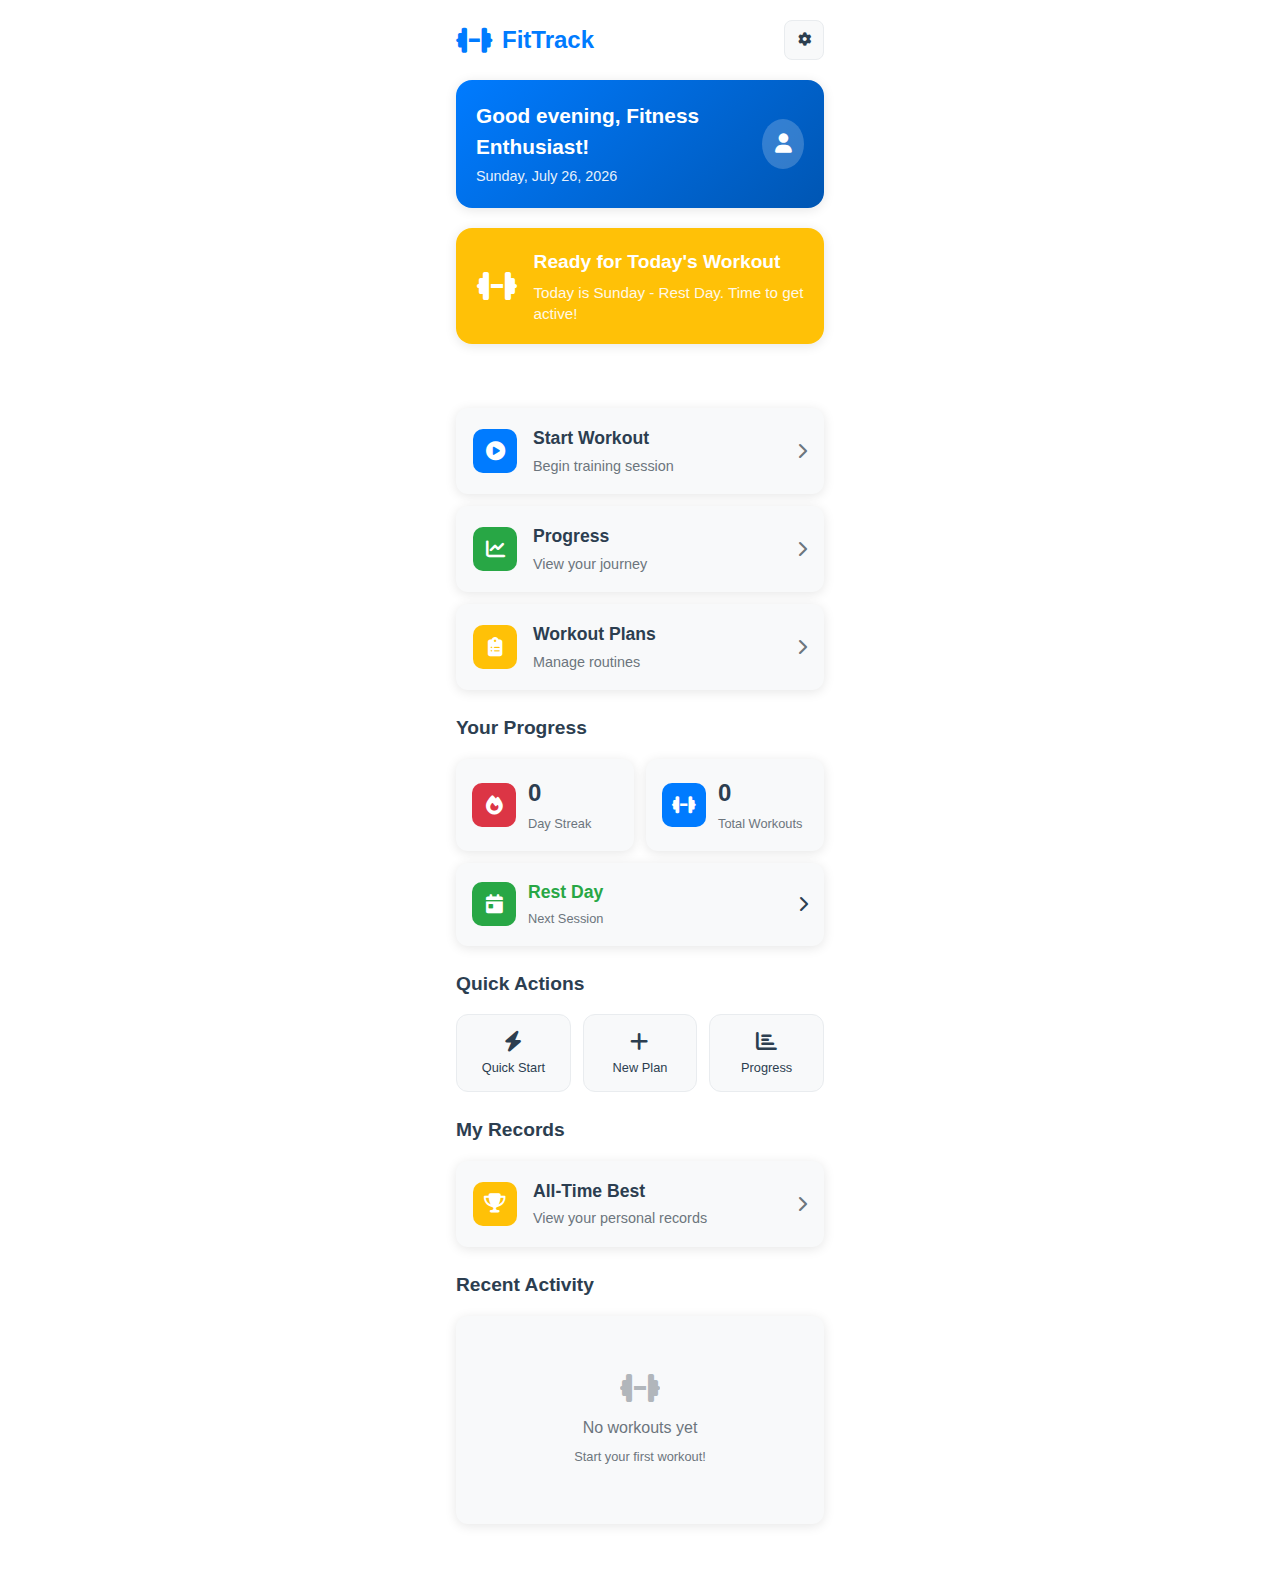
<file: index.html>
<!DOCTYPE html>
<html lang="en">
<head>
    <meta charset="UTF-8">
    <meta name="viewport" content="width=device-width, initial-scale=1.0">
    <title>FitTrack - Workout Tracker</title>
    <link rel="stylesheet" href="https://cdnjs.cloudflare.com/ajax/libs/font-awesome/6.4.0/css/all.min.css">
    <link rel="stylesheet" href="style.css">
</head>
<body>
    <div class="app-container">
        <!-- Header -->
        <header class="app-header">
            <div class="header-top">
                <div class="logo">
                    <i class="fas fa-dumbbell"></i>
                    <span>FitTrack</span>
                </div>
                <button class="icon-btn" id="settingsBtn">
                    <i class="fas fa-cog"></i>
                </button>
            </div>

            <!-- Welcome Section -->
            <div class="welcome-card">
                <div class="welcome-text">
                    <h2 id="welcomeMessage">Welcome back!</h2>
                    <p id="currentDate" class="date-text">Loading date...</p>
                </div>
                <div class="user-avatar">
                    <i class="fas fa-user"></i>
                </div>
            </div>
        </header>

        <!-- Main Content -->
        <main class="main-content">
            <!-- Navigation Cards -->
            <div class="nav-section">
                <a href="workout.html" class="nav-card">
                    <div class="nav-icon primary">
                        <i class="fas fa-play-circle"></i>
                    </div>
                    <div class="nav-text">
                        <h3>Start Workout</h3>
                        <p>Begin training session</p>
                    </div>
                    <i class="fas fa-chevron-right nav-arrow"></i>
                </a>

                <a href="progress.html" class="nav-card">
                    <div class="nav-icon success">
                        <i class="fas fa-chart-line"></i>
                    </div>
                    <div class="nav-text">
                        <h3>Progress</h3>
                        <p>View your journey</p>
                    </div>
                    <i class="fas fa-chevron-right nav-arrow"></i>
                </a>

                <a href="plans.html" class="nav-card">
                    <div class="nav-icon warning">
                        <i class="fas fa-clipboard-list"></i>
                    </div>
                    <div class="nav-text">
                        <h3>Workout Plans</h3>
                        <p>Manage routines</p>
                    </div>
                    <i class="fas fa-chevron-right nav-arrow"></i>
                </a>
            </div>

            <!-- Stats Grid -->
            <div class="stats-section">
                <h2 class="section-title">Your Progress</h2>
                <div class="stats-grid">
                    <div class="stat-card">
                        <div class="stat-icon fire">
                            <i class="fas fa-fire"></i>
                        </div>
                        <div class="stat-info">
                            <span class="stat-value" id="dayStreak">0</span>
                            <span class="stat-label">Day Streak</span>
                        </div>
                    </div>

                    <div class="stat-card">
                        <div class="stat-icon dumbell">
                            <i class="fas fa-dumbbell"></i>
                        </div>
                        <div class="stat-info">
                            <span class="stat-value" id="totalWorkouts">0</span>
                            <span class="stat-label">Total Workouts</span>
                        </div>
                    </div>

                    <a href="nextday.html" class="stat-card next-day">
                        <div class="stat-icon calendar">
                            <i class="fas fa-calendar-day"></i>
                        </div>
                        <div class="stat-info">
                            <span class="stat-plan" id="nextPlan">Rest Day</span>
                            <span class="stat-label">Next Session</span>
                        </div>
                        <i class="fas fa-chevron-right"></i>
                    </a>
                </div>
            </div>

            <!-- Quick Actions -->
            <div class="actions-section">
                <h2 class="section-title">Quick Actions</h2>
                <div class="actions-grid">
                    <button class="action-btn" id="quickStartBtn">
                        <i class="fas fa-bolt"></i>
                        <span>Quick Start</span>
                    </button>
                    <button class="action-btn" id="addPlanBtn">
                        <i class="fas fa-plus"></i>
                        <span>New Plan</span>
                    </button>
                    <button class="action-btn" id="viewProgressBtn">
                        <i class="fas fa-chart-bar"></i>
                        <span>Progress</span>
                    </button>
                </div>
            </div>
            <!-- All-Time Best Section -->
<div class="alltimebest-section">
    <h2 class="section-title">My Records</h2>
    <a href="alltimebest.html" class="alltimebest-card">
        <div class="alltimebest-icon">
            <i class="fas fa-trophy"></i>
        </div>
        <div class="alltimebest-text">
            <h3>All-Time Best</h3>
            <p>View your personal records</p>
        </div>
        <i class="fas fa-chevron-right nav-arrow"></i>
    </a>
</div>

            <!-- Recent Activity -->
            <div class="activity-section">
                <h2 class="section-title">Recent Activity</h2>
                <div id="recentWorkouts" class="activity-list">
                    <div class="empty-state">
                        <i class="fas fa-dumbbell"></i>
                        <p>No workouts yet</p>
                        <small>Start your first workout!</small>
                    </div>
                </div>
            </div>
        </main>
    </div>

    <!-- Settings Modal -->
    <div id="settingsModal" class="modal">
        <div class="modal-content">
            <div class="modal-header">
                <h3>Settings</h3>
                <button class="close-btn" id="closeSettings">
                    <i class="fas fa-times"></i>
                </button>
            </div>
            <div class="modal-body">
                <div class="setting-group">
                    <h4>Appearance</h4>
                    <div class="theme-options">
                        <label class="theme-option">
                            <input type="radio" name="theme" value="auto" checked>
                            <span class="theme-checkmark"></span>
                            <span class="theme-label">
                                <i class="fas fa-adjust"></i>
                                System Default
                            </span>
                        </label>
                        <label class="theme-option">
                            <input type="radio" name="theme" value="light">
                            <span class="theme-checkmark"></span>
                            <span class="theme-label">
                                <i class="fas fa-sun"></i>
                                Light Mode
                            </span>
                        </label>
                        <label class="theme-option">
                            <input type="radio" name="theme" value="dark">
                            <span class="theme-checkmark"></span>
                            <span class="theme-label">
                                <i class="fas fa-moon"></i>
                                Dark Mode
                            </span>
                        </label>
                    </div>
                </div>

                <div class="setting-group">
                    <h4>Personal</h4>
                    <div class="setting-item">
                        <label>Your Name</label>
                        <input type="text" id="userName" placeholder="Enter your name" class="setting-input">
                    </div>
                </div>

                

                <div class="modal-actions">
                    <button class="btn btn-primary" id="saveSettings">Save Settings</button>
                    <button class="btn btn-secondary" id="resetData">Reset All Data</button>
                </div>
            </div>
        </div>
    </div>

    <script src="storage.js"></script>
    <script src="theme.js"></script>
    <script src="app.js"></script>
</body>
</html>
</file>
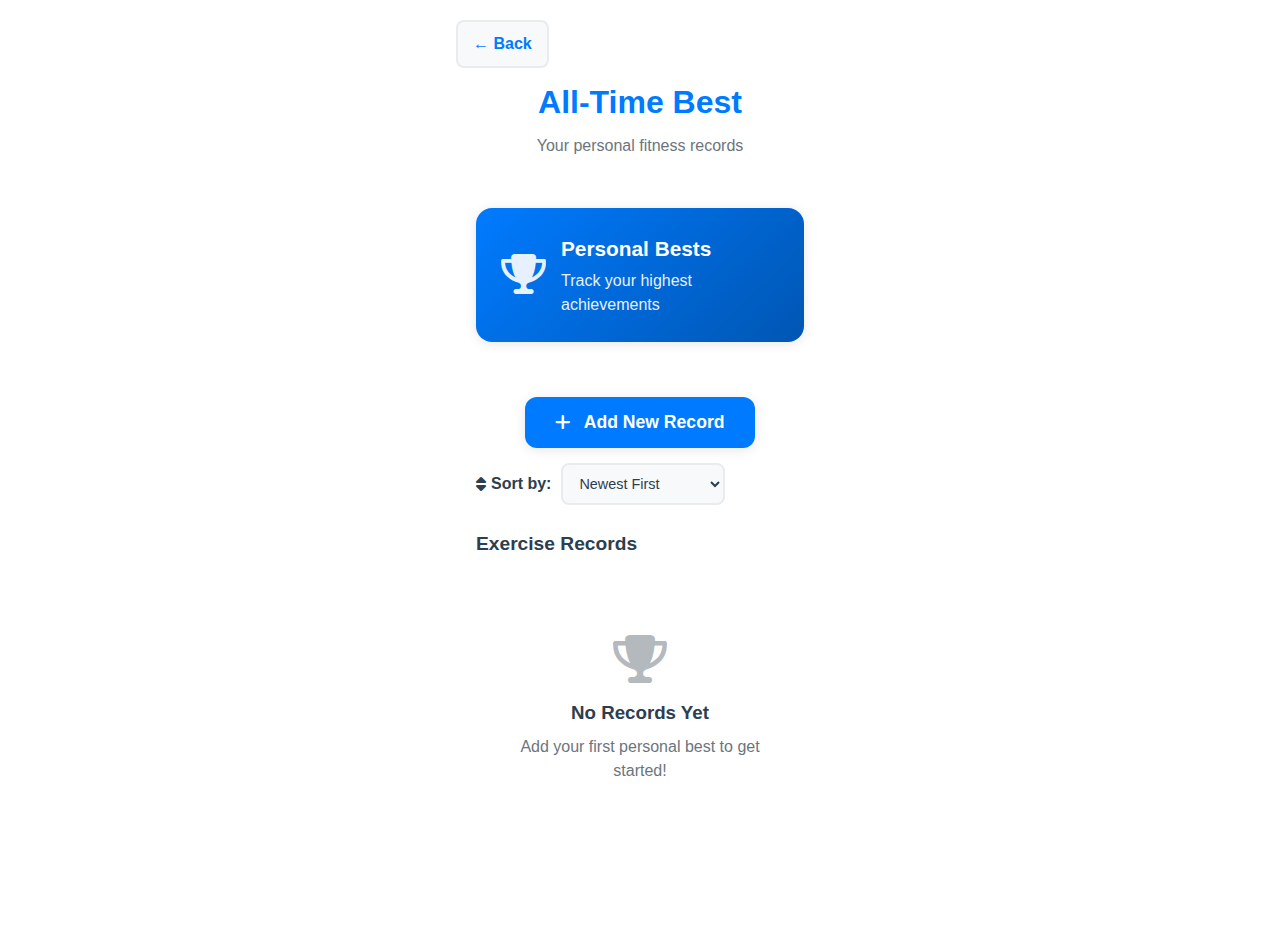
<file: alltimebest.html>
<!DOCTYPE html>
<html lang="en">
<head>
    <meta charset="UTF-8">
    <meta name="viewport" content="width=device-width, initial-scale=1.0">
    <title>All-Time Best - FitTrack</title>
    <link rel="stylesheet" href="https://cdnjs.cloudflare.com/ajax/libs/font-awesome/6.4.0/css/all.min.css">
    <link rel="stylesheet" href="style.css">
    <link rel="stylesheet" href="alltimebest.css">
</head>
<body>
    <div class="app-container">
        <header class="app-header">
            <a href="index.html" class="back-btn">← Back</a>
            <div class="header-content">
                <h1>All-Time Best</h1>
                <p>Your personal fitness records</p>
            </div>
        </header>

        <main class="alltime-main-content">
            <!-- Records Summary -->
            <div class="records-summary">
                <div class="summary-card">
                    <div class="summary-icon">
                        <i class="fas fa-trophy"></i>
                    </div>
                    <div class="summary-content">
                        <h3>Personal Bests</h3>
                        <p>Track your highest achievements</p>
                    </div>
                </div>
            </div>

            <!-- Add Record Button and Sort Options -->
            <div class="records-controls">
                <div class="add-record-section">
                    <button id="addRecordBtn" class="add-record-btn">
                        <i class="fas fa-plus"></i>
                        Add New Record
                    </button>
                </div>

                <!-- Sort Options -->
                <div class="sort-section">
                    <label for="sortSelect" class="sort-label">
                        <i class="fas fa-sort"></i>
                        Sort by:
                    </label>
                    <select id="sortSelect" class="sort-select">
                        <option value="date-desc">Newest First</option>
                        <option value="date-asc">Oldest First</option>
                        <option value="name-asc">Name A-Z</option>
                        <option value="name-desc">Name Z-A</option>
                        <option value="time-desc">Value High to Low</option>
                        <option value="time-asc">Value Low to High</option>
                    </select>
                </div>
            </div>

            <!-- Records List -->
            <div class="records-section">
                <h2 class="section-title">Exercise Records</h2>
                <div id="recordsList" class="records-list">
                    <!-- Records will be loaded here -->
                </div>
            </div>
        </main>
    </div>

    <!-- Add Record Modal -->
    <div id="recordModal" class="modal">
        <div class="modal-content premium-modal">
            <div class="modal-header premium-header">
                <h2 id="modalTitle">🏆 Add New Record</h2>
                <button class="close-btn" id="closeModal">&times;</button>
            </div>
            <div class="modal-body">
                <form id="recordForm" class="premium-form">
                    <!-- Exercise Name -->
                    <div class="form-group premium-group">
                        <label class="premium-label">
                            <i class="fas fa-dumbbell"></i>
                            Exercise Name
                        </label>
                        <input type="text" id="exerciseName" class="premium-input" 
                               placeholder="Enter exercise name (e.g., Bench Press, Squats)" required>
                    </div>

                    <!-- Record Type Selection -->
                    <div class="form-group premium-group">
                        <label class="premium-label">
                            <i class="fas fa-chart-line"></i>
                            Record Type
                        </label>
                        <div class="premium-options">
                            <label class="premium-option">
                                <input type="radio" name="recordType" value="weight" checked>
                                <div class="option-card">
                                    <div class="option-icon">
                                        <i class="fas fa-weight-hanging"></i>
                                    </div>
                                    <div class="option-content">
                                        <div class="option-title">Max Weight</div>
                                        <div class="option-desc">Heaviest lift achieved</div>
                                    </div>
                                    <div class="option-check">
                                        <i class="fas fa-check"></i>
                                    </div>
                                </div>
                            </label>

                            <label class="premium-option">
                                <input type="radio" name="recordType" value="reps">
                                <div class="option-card">
                                    <div class="option-icon">
                                        <i class="fas fa-sync-alt"></i>
                                    </div>
                                    <div class="option-content">
                                        <div class="option-title">Max Score</div>
                                        <div class="option-desc">Highest score achieved</div>
                                    </div>
                                    <div class="option-check">
                                        <i class="fas fa-check"></i>
                                    </div>
                                </div>
                            </label>

                            <label class="premium-option">
                                <input type="radio" name="recordType" value="time">
                                <div class="option-card">
                                    <div class="option-icon">
                                        <i class="fas fa-clock"></i>
                                    </div>
                                    <div class="option-content">
                                        <div class="option-title">Best Time</div>
                                        <div class="option-desc">Fastest completion time</div>
                                    </div>
                                    <div class="option-check">
                                        <i class="fas fa-check"></i>
                                    </div>
                                </div>
                            </label>
                        </div>
                    </div>

                    <!-- Value Input -->
                    <div class="form-group premium-group">
                        <label class="premium-label" id="valueLabel">
                            <i class="fas fa-tachometer-alt"></i>
                            Weight (kg)
                        </label>
                        <input type="number" id="recordValue" class="premium-input" 
                               step="0.1" min="0" placeholder="Enter your record value" required>
                    </div>

                    <!-- Sets Input (Visible only for reps and time) -->
                    <div id="setsSection" class="form-group premium-group hidden">
                        <label class="premium-label">
                            <i class="fas fa-layer-group"></i>
                            Sets Completed
                        </label>
                        <input type="number" id="recordSets" class="premium-input" 
                               min="1" max="10" placeholder="Number of sets" value="1">
                    </div>

                    <!-- Date Achieved -->
                    <div class="form-group premium-group">
                        <label class="premium-label">
                            <i class="fas fa-calendar-alt"></i>
                            Select Date
                        </label>
                        <div class="alternative-date-inputs">
                            <div class="date-input-row">
                                <select id="dateDay" class="date-select">
                                    <option value="">Day</option>
                                    <!-- Days will be populated dynamically based on month selection -->
                                </select>
                                <select id="dateMonth" class="date-select">
                                    <option value="">Month</option>
                                    <option value="1">January</option>
                                    <option value="2">February</option>
                                    <option value="3">March</option>
                                    <option value="4">April</option>
                                    <option value="5">May</option>
                                    <option value="6">June</option>
                                    <option value="7">July</option>
                                    <option value="8">August</option>
                                    <option value="9">September</option>
                                    <option value="10">October</option>
                                    <option value="11">November</option>
                                    <option value="12">December</option>
                                </select>
                                <select id="dateYear" class="date-select">
                                    <option value="">Year</option>
                                    <option value="2025">2025</option>
                                    <option value="2026">2026</option>
                                    <option value="2027">2027</option>
                                    <option value="2028">2028</option>
                                    <option value="2029">2029</option>
                                    <option value="2030">2030</option>
                                    <option value="2031">2031</option>
                                    <option value="2032">2032</option>
                                    <option value="2033">2033</option>
                                    <option value="2034">2034</option>
                                    <option value="2035">2035</option>
                                    <option value="2036">2036</option>
                                    <option value="2037">2037</option>
                                    <option value="2038">2038</option>
                                    <option value="2039">2039</option>
                                    <option value="2040">2040</option>
                                </select>
                            </div>
                        </div>
                    </div>

                    <!-- Notes -->
                    <div class="form-group premium-group">
                        <label class="premium-label">
                            <i class="fas fa-sticky-note"></i>
                            Notes & Description
                        </label>
                        <textarea id="recordNotes" class="premium-textarea" 
                                  placeholder="Add details about your achievement (e.g., equipment used, how you felt, special conditions)..."
                                  rows="4"></textarea>
                    </div>

                    <!-- Form Actions -->
                    <div class="premium-actions">
                        <button type="button" id="resetBtn" class="btn btn-secondary premium-btn">
                            <i class="fas fa-redo"></i>
                            Reset Form
                        </button>
                        <button type="button" id="cancelBtn" class="btn btn-secondary premium-btn">
                            <i class="fas fa-times"></i>
                            Cancel
                        </button>
                        <button type="submit" id="saveRecordBtn" class="btn btn-primary premium-btn">
                            <i class="fas fa-save"></i>
                            Save Record
                        </button>
                    </div>
                </form>
            </div>
        </div>
    </div>

    <script src="storage.js"></script>
    <script src="theme.js"></script>
    <script src="alltimebest.js"></script>
</body>
</html>
</file>
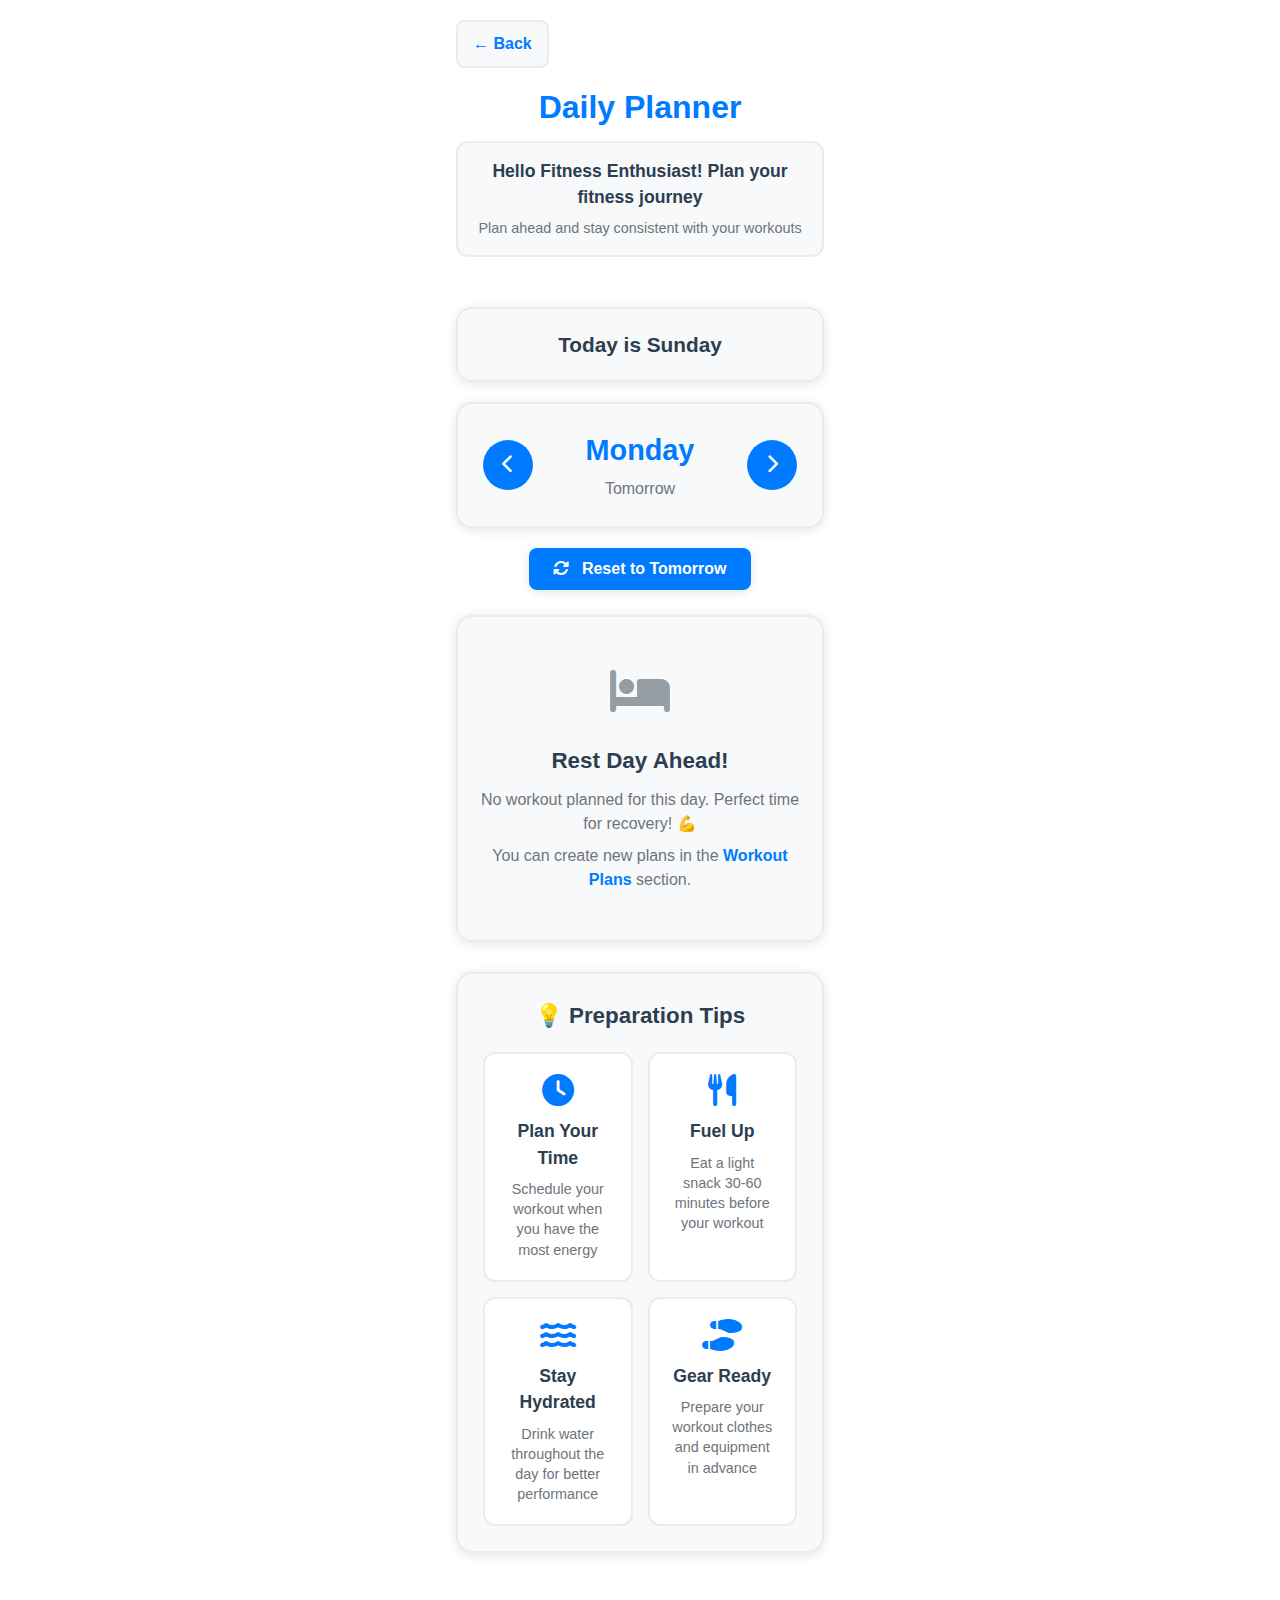
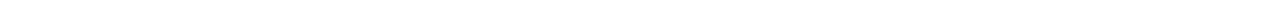
<file: nextday.html>
<!DOCTYPE html>
<html lang="en">
<head>
    <meta charset="UTF-8">
    <meta name="viewport" content="width=device-width, initial-scale=1.0">
    <title>Next Day Planner - FitTrack</title>
    <link rel="stylesheet" href="https://cdnjs.cloudflare.com/ajax/libs/font-awesome/6.4.0/css/all.min.css">
    <link rel="stylesheet" href="style.css">
    <link rel="stylesheet" href="nextday.css">
</head>
<body>
    <div class="app-container">
        <header class="app-header">
            <a href="index.html" class="back-btn">← Back</a>
            <div class="header-content">
                <h1>Daily Planner</h1>
                <div class="user-greeting">
                    <strong id="userNameDisplay">Ready for your fitness journey!</strong>
                    <span>Plan ahead and stay consistent with your workouts</span>
                </div>
            </div>
        </header>

        <!-- Current Day Display -->
        <div class="current-day-section">
            <div class="day-display">
                <h3 id="currentDayName">Today is Monday</h3>
            </div>
        </div>

        <!-- Day Navigation -->
        <div class="day-navigation">
            <button class="nav-btn prev-day" id="prevDayBtn">
                <i class="fas fa-chevron-left"></i>
            </button>
            
            <div class="day-info">
                <h2 id="displayDayName">Tuesday</h2>
                <span id="displayDate">Tomorrow</span>
            </div>
            
            <button class="nav-btn next-day" id="nextDayBtn">
                <i class="fas fa-chevron-right"></i>
            </button>
        </div>

        <!-- Reset Button -->
        <div class="reset-section">
            <button class="reset-btn" id="resetDayBtn">
                <i class="fas fa-sync-alt"></i>
                Reset to Tomorrow
            </button>
        </div>

        <!-- Plan Display -->
        <div id="nextPlanInfo" class="plan-info">
            <!-- Next day's plan will be displayed here -->
        </div>

        <div id="noPlan" class="no-plan">
            <div class="no-plan-icon">
                <i class="fas fa-bed"></i>
            </div>
            <h3>Rest Day Ahead!</h3>
            <p>No workout planned for this day. Perfect time for recovery! 💪</p>
            <p>You can create new plans in the <a href="plans.html">Workout Plans</a> section.</p>
        </div>

        <!-- Useful Tips Section -->
        <div class="tips-section">
            <h3>💡 Preparation Tips</h3>
            <div class="tips-grid">
                <div class="tip-card">
                    <i class="fas fa-clock"></i>
                    <h4>Plan Your Time</h4>
                    <p>Schedule your workout when you have the most energy</p>
                </div>
                <div class="tip-card">
                    <i class="fas fa-utensils"></i>
                    <h4>Fuel Up</h4>
                    <p>Eat a light snack 30-60 minutes before your workout</p>
                </div>
                <div class="tip-card">
                    <i class="fas fa-water"></i>
                    <h4>Stay Hydrated</h4>
                    <p>Drink water throughout the day for better performance</p>
                </div>
                <div class="tip-card">
                    <i class="fas fa-shoe-prints"></i>
                    <h4>Gear Ready</h4>
                    <p>Prepare your workout clothes and equipment in advance</p>
                </div>
            </div>
        </div>
    </div>

    <script src="storage.js"></script>
    <script src="theme.js"></script>
    <script src="nextday.js"></script>
</body>
</html>
</file>
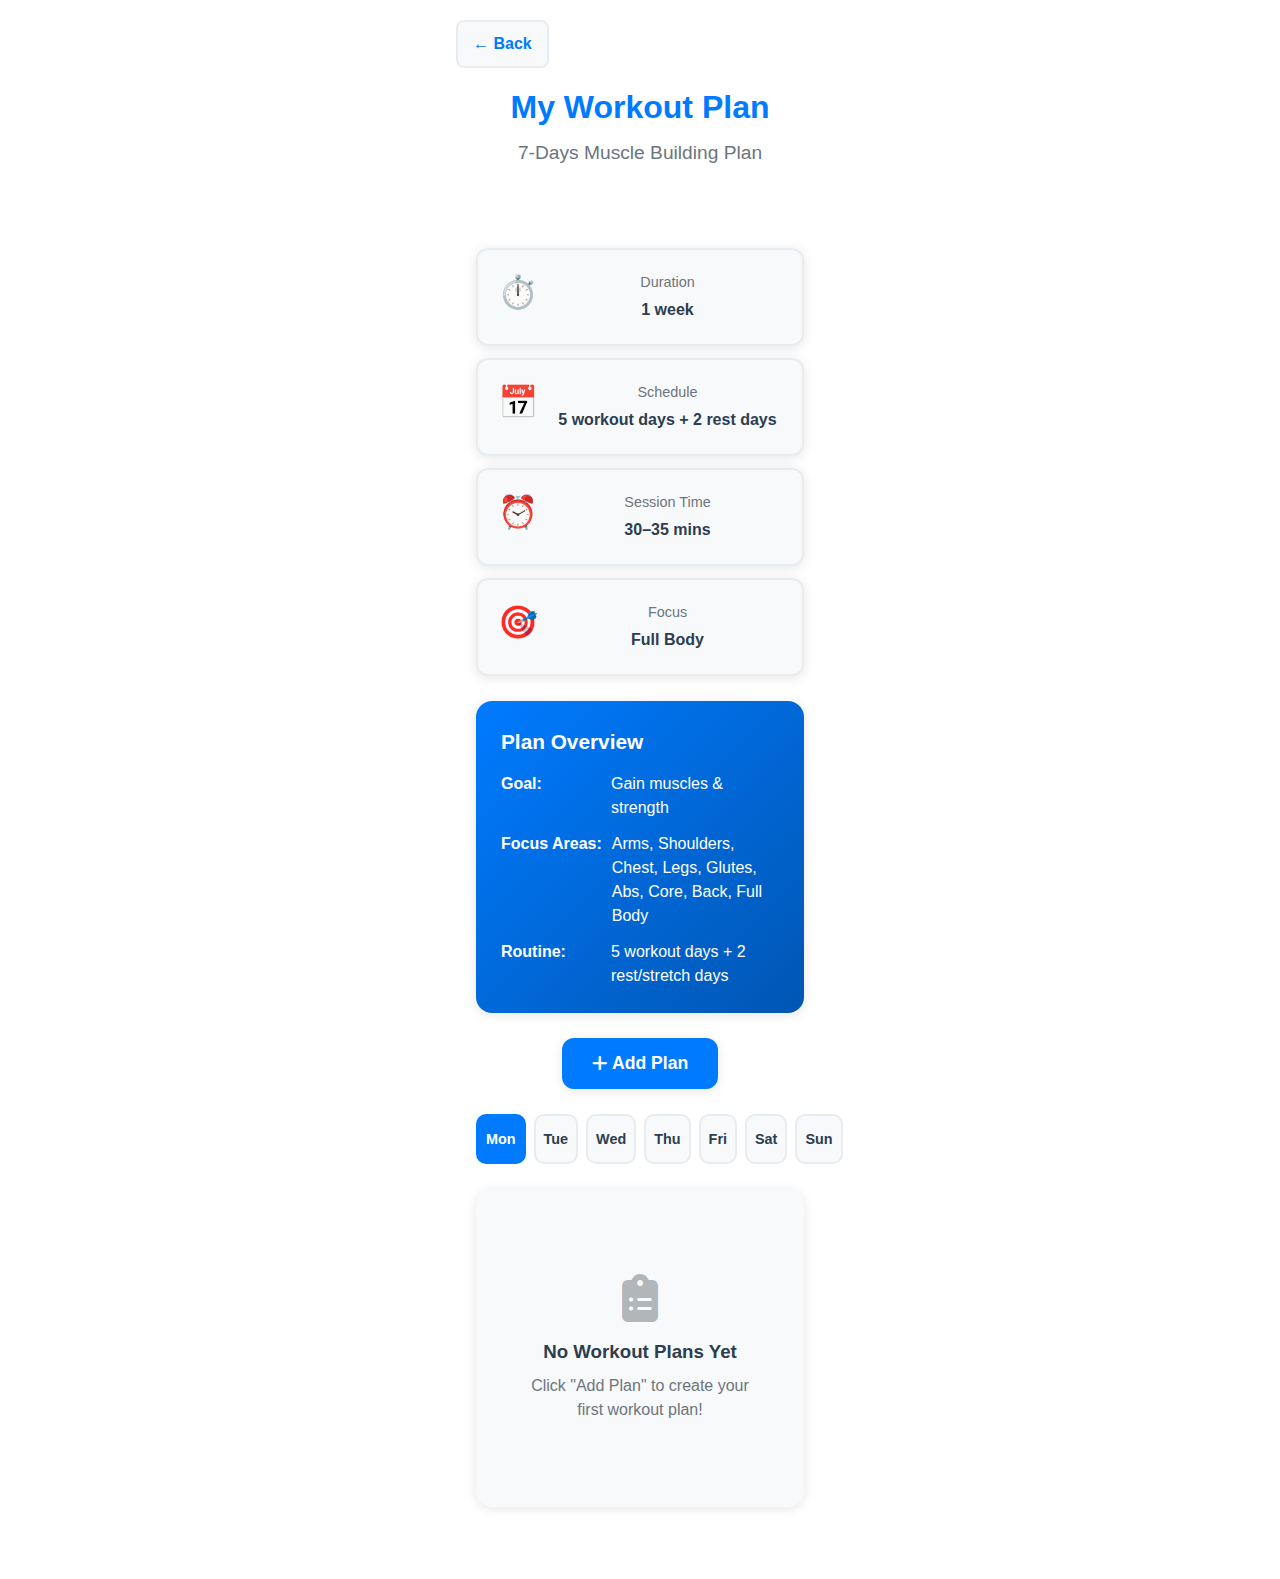
<file: plans.html>
<!DOCTYPE html>
<html lang="en">
<head>
    <meta charset="UTF-8">
    <meta name="viewport" content="width=device-width, initial-scale=1.0">
    <title>Workout Plans - FitTrack</title>
    <link rel="stylesheet" href="https://cdnjs.cloudflare.com/ajax/libs/font-awesome/6.4.0/css/all.min.css">
    <link rel="stylesheet" href="style.css">
    <link rel="stylesheet" href="plans.css">
</head>
<body>
    <div class="app-container">
        <!-- Main Plans Display -->
        <div id="mainPlansView">
            <header class="app-header">
                <a href="index.html" class="back-btn">← Back</a>
                <div class="header-content">
                    <h1>My Workout Plan</h1>
                    <h2 class="plan-subtitle">7-Days Muscle Building Plan</h2>
                </div>
            </header>

            <main class="plans-main-content">
                <!-- Stats Row - Now Vertical -->
                <div class="stats-row">
                    <div class="stat-item">
                        <div class="stat-icon">⏱️</div>
                        <div class="stat-content">
                            <div class="stat-label">Duration</div>
                            <div class="stat-value">1 week</div>
                        </div>
                    </div>
                    <div class="stat-item">
                        <div class="stat-icon">📅</div>
                        <div class="stat-content">
                            <div class="stat-label">Schedule</div>
                            <div class="stat-value">5 workout days + 2 rest days</div>
                        </div>
                    </div>
                    <div class="stat-item">
                        <div class="stat-icon">⏰</div>
                        <div class="stat-content">
                            <div class="stat-label">Session Time</div>
                            <div class="stat-value">30–35 mins</div>
                        </div>
                    </div>
                    <div class="stat-item">
                        <div class="stat-icon">🎯</div>
                        <div class="stat-content">
                            <div class="stat-label">Focus</div>
                            <div class="stat-value">Full Body</div>
                        </div>
                    </div>
                </div>

                <!-- Goal Box -->
                <div class="goal-box">
                    <h3>Plan Overview</h3>
                    <div class="goal-content">
                        <div class="goal-item">
                            <span class="goal-label">Goal:</span>
                            <span class="goal-value">Gain muscles & strength</span>
                        </div>
                        <div class="goal-item">
                            <span class="goal-label">Focus Areas:</span>
                            <span class="goal-value">Arms, Shoulders, Chest, Legs, Glutes, Abs, Core, Back, Full Body</span>
                        </div>
                        <div class="goal-item">
                            <span class="goal-label">Routine:</span>
                            <span class="goal-value">5 workout days + 2 rest/stretch days</span>
                        </div>
                    </div>
                </div>

                <!-- Edit/Modify Button -->
                <div class="action-section">
                    <button id="editPlanBtn" class="edit-plan-btn">
                        <i class="fas fa-plus"></i> Add Plan
                    </button>
                </div>

                <!-- Days Navigation -->
                <div class="days-navigation">
                    <button class="day-btn" data-day="Monday">Mon</button>
                    <button class="day-btn" data-day="Tuesday">Tue</button>
                    <button class="day-btn" data-day="Wednesday">Wed</button>
                    <button class="day-btn" data-day="Thursday">Thu</button>
                    <button class="day-btn" data-day="Friday">Fri</button>
                    <button class="day-btn" data-day="Saturday">Sat</button>
                    <button class="day-btn" data-day="Sunday">Sun</button>
                </div>

                <!-- Day Workout Display -->
                <div id="dayWorkoutDisplay" class="day-workout-display">
                    <div class="no-workout-message">
                        <i class="fas fa-clipboard-list"></i>
                        <h3>No Workout Plans Yet</h3>
                        <p>Click "Add Plan" to create your first workout plan!</p>
                    </div>
                </div>
            </main>
        </div>
    </div>

    <!-- Create Plan Modal -->
    <div id="createPlanModal" class="modal">
        <div class="modal-content">
            <div class="modal-header">
                <h2>Add Workout to Day</h2>
                <button class="close-btn" id="closeModal">&times;</button>
            </div>
            <div class="modal-body">
                <form id="planForm">
                    <!-- Day Selection -->
                    <div class="form-section">
                        <label class="section-title">Select Day</label>
                        <div class="day-selection-container">
                            <div class="day-options">
                                <label class="day-option">
                                    <input type="radio" name="selectedDay" value="Monday">
                                    <div class="day-option-content">
                                        <span class="day-name">Monday</span>
                                        <span class="day-focus">Arms + Shoulders + Chest</span>
                                    </div>
                                </label>
                                <label class="day-option">
                                    <input type="radio" name="selectedDay" value="Tuesday">
                                    <div class="day-option-content">
                                        <span class="day-name">Tuesday</span>
                                        <span class="day-focus">Legs + Glutes</span>
                                    </div>
                                </label>
                                <label class="day-option">
                                    <input type="radio" name="selectedDay" value="Wednesday">
                                    <div class="day-option-content">
                                        <span class="day-name">Wednesday</span>
                                        <span class="day-focus">Rest</span>
                                    </div>
                                </label>
                                <label class="day-option">
                                    <input type="radio" name="selectedDay" value="Thursday">
                                    <div class="day-option-content">
                                        <span class="day-name">Thursday</span>
                                        <span class="day-focus">Abs + Core</span>
                                    </div>
                                </label>
                                <label class="day-option">
                                    <input type="radio" name="selectedDay" value="Friday">
                                    <div class="day-option-content">
                                        <span class="day-name">Friday</span>
                                        <span class="day-focus">Back + Arms + Chest</span>
                                    </div>
                                </label>
                                <label class="day-option">
                                    <input type="radio" name="selectedDay" value="Saturday">
                                    <div class="day-option-content">
                                        <span class="day-name">Saturday</span>
                                        <span class="day-focus">Full Body</span>
                                    </div>
                                </label>
                                <label class="day-option">
                                    <input type="radio" name="selectedDay" value="Sunday">
                                    <div class="day-option-content">
                                        <span class="day-name">Sunday</span>
                                        <span class="day-focus">Rest</span>
                                    </div>
                                </label>
                            </div>
                        </div>
                    </div>

                    <!-- Existing Workouts for Selected Day -->
                    <div id="existingWorkoutsSection" class="form-section hidden">
                        <h3 class="section-title">Existing Workouts</h3>
                        <div id="existingWorkoutsList" class="existing-workouts-list">
                            <!-- Existing workouts will be shown here -->
                        </div>
                    </div>

                    <!-- Add New Workout Section -->
                    <div id="addWorkoutSection" class="form-section hidden">
                        <h3 class="section-title">Add New Workout</h3>
                        <div class="workout-form">
                            <div class="form-group">
                                <label>Workout Name</label>
                                <input type="text" id="workoutName" class="form-control" 
                                       placeholder="e.g., Bench Press, Squats" onblur="plansManager.autoCapitalize(this)">
                            </div>
                            <div class="form-group">
                                <label>Sets</label>
                                <input type="number" id="workoutSets" class="form-control" 
                                       value="3" min="1" max="10">
                            </div>
                            <div class="form-group">
                                <label>Type</label>
                                <div class="type-toggle">
                                    <span class="toggle-option active" data-type="reps" onclick="plansManager.setWorkoutType('reps')">Reps</span>
                                    <span class="toggle-option" data-type="time" onclick="plansManager.setWorkoutType('time')">Time (seconds)</span>
                                </div>
                            </div>
                            <div class="form-group">
                                <label id="targetLabel">Target Reps</label>
                                <input type="number" id="workoutTarget" class="form-control" 
                                       value="10" min="1">
                            </div>
                        </div>
                        <div class="workout-actions">
                            <button type="button" id="saveWorkoutBtn" class="btn btn-primary">
                                <i class="fas fa-save"></i> Save Workout
                            </button>
                            <button type="button" id="addNewWorkoutBtn" class="btn btn-secondary hidden">
                                <i class="fas fa-plus"></i> Add Another Workout
                            </button>
                        </div>
                    </div>

                    <!-- No Workout Message for Rest Days -->
                    <div id="restDayMessage" class="form-section hidden">
                        <div class="rest-day-info">
                            <i class="fas fa-bed"></i>
                            <h3>Rest Day</h3>
                            <p>This is a rest day. No workouts needed - your body needs recovery!</p>
                        </div>
                    </div>

                    <div class="form-actions">
                        <button type="button" id="resetForm" class="btn btn-secondary">
                            <i class="fas fa-redo"></i> Reset
                        </button>
                        <button type="button" id="closeForm" class="btn btn-secondary">
                            <i class="fas fa-times"></i> Close
                        </button>
                    </div>
                </form>
            </div>
        </div>
    </div>

    <script src="storage.js"></script>
    <script src="theme.js"></script>
    <script src="plans.js"></script>
</body>
</html>
</file>
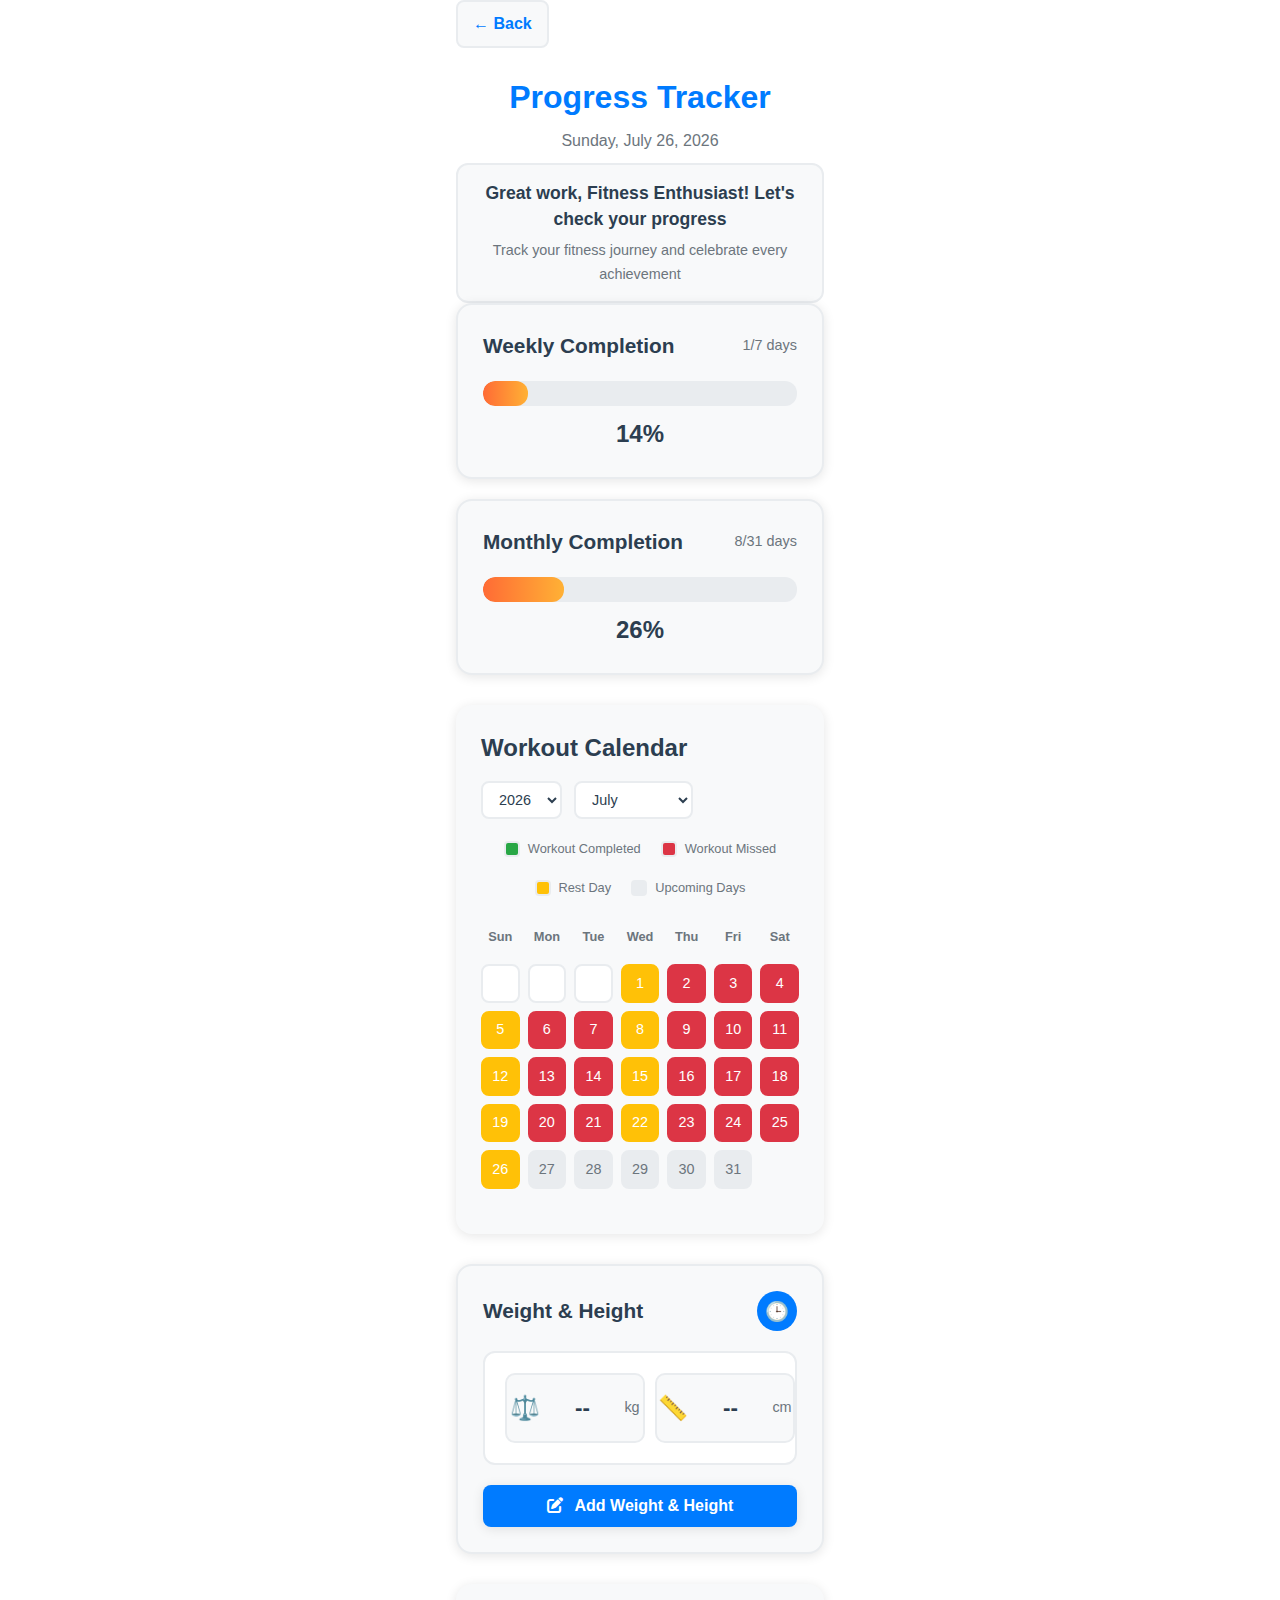
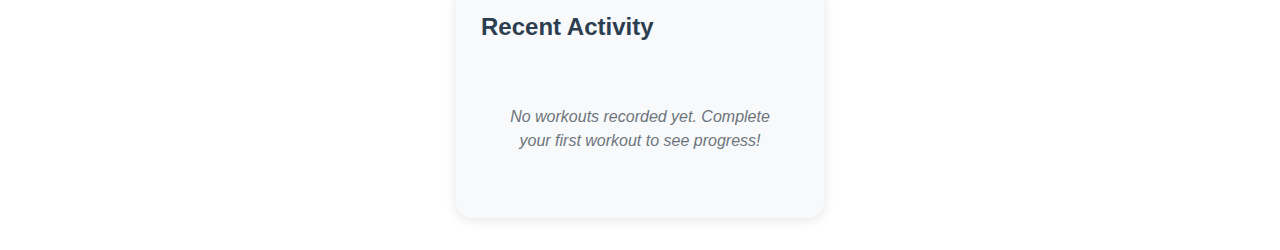
<file: progress.html>
<!DOCTYPE html>
<html lang="en">
<head>
    <meta charset="UTF-8">
    <meta name="viewport" content="width=device-width, initial-scale=1.0">
    <title>Progress Tracker - FitTrack</title>
    <link rel="stylesheet" href="https://cdnjs.cloudflare.com/ajax/libs/font-awesome/6.4.0/css/all.min.css">
    <link rel="stylesheet" href="style.css">
    <link rel="stylesheet" href="progress.css">
</head>
<body>
    <div class="app-container">
        <!-- Progress Header -->
<header class="progress-header">
    <div class="header-top">
        <a href="index.html" class="back-btn">← Back</a>
    </div>
    <div class="header-content">
        <h1>Progress Tracker</h1>
        <div class="progress-info">
            <p id="currentProgressDate">Loading date...</p>
            <div class="user-motivation">
                <strong id="userProgressName">Let's check your progress!</strong>
                <span>Track your fitness journey and celebrate every achievement</span>
            </div>
        </div>
    </div>
</header>

        <!-- Progress Stats Section -->
        <div class="progress-stats-section">
            <!-- Weekly Progress -->
            <div class="progress-stat-card">
                <div class="stat-header">
                    <h3>Weekly Completion</h3>
                    <span class="stat-days" id="weeklyDays">0/7 days</span>
                </div>
                <div class="flame-progress-container">
                    <div class="flame-progress-bar">
                        <div class="flame-progress-fill" id="weeklyProgressFill"></div>
                        <div class="flame-animation"></div>
                    </div>
                    <div class="progress-percentage" id="weeklyPercent">0%</div>
                </div>
            </div>

            <!-- Monthly Progress -->
            <div class="progress-stat-card">
                <div class="stat-header">
                    <h3>Monthly Completion</h3>
                    <span class="stat-days" id="monthlyDays">0/30 days</span>
                </div>
                <div class="flame-progress-container">
                    <div class="flame-progress-bar">
                        <div class="flame-progress-fill" id="monthlyProgressFill"></div>
                        <div class="flame-animation"></div>
                    </div>
                    <div class="progress-percentage" id="monthlyPercent">0%</div>
                </div>
            </div>
        </div>

        <!-- Workout Calendar Section -->
        <div class="calendar-section">
            <div class="calendar-header">
                <h2>Workout Calendar</h2>
                <div class="calendar-controls">
                    <div class="year-selector">
                        <select id="yearSelect">
                            <!-- Years will be populated by JavaScript -->
                        </select>
                    </div>
                    <div class="month-selector">
                        <select id="monthSelect">
                            <option value="0">January</option>
                            <option value="1">February</option>
                            <option value="2">March</option>
                            <option value="3">April</option>
                            <option value="4">May</option>
                            <option value="5">June</option>
                            <option value="6">July</option>
                            <option value="7">August</option>
                            <option value="8">September</option>
                            <option value="9">October</option>
                            <option value="10">November</option>
                            <option value="11">December</option>
                        </select>
                    </div>
                </div>
            </div>

            <!-- Calendar Legend -->
            <div class="calendar-legend">
                <div class="legend-item">
                    <div class="legend-color completed"></div>
                    <span>Workout Completed</span>
                </div>
                <div class="legend-item">
                    <div class="legend-color missed"></div>
                    <span>Workout Missed</span>
                </div>
                <div class="legend-item">
                    <div class="legend-color rest"></div>
                    <span>Rest Day</span>
                </div>
                <div class="legend-item">
                    <div class="legend-color upcoming"></div>
                    <span>Upcoming Days</span>
                </div>
            </div>

            <div id="calendar" class="calendar">
                <!-- Calendar will be generated by JavaScript -->
            </div>
        </div>

        <!-- Current Weight & Height Display -->
        <div class="current-wh-section">
            <div class="wh-header">
                <h3>Weight & Height</h3>
                <button class="history-btn" id="showHistoryBtn">🕒</button>
            </div>
            <div class="current-wh-display">
                <div class="wh-item">
                    <span class="wh-emoji">⚖️</span>
                    <span class="wh-value" id="currentWeight">--</span>
                    <span class="wh-unit">kg</span>
                </div>
                <div class="wh-item">
                    <span class="wh-emoji">📏</span>
                    <span class="wh-value" id="currentHeight">--</span>
                    <span class="wh-unit">cm</span>
                </div>
            </div>
            <button id="editWHBtn" class="edit-wh-btn">
                <i class="fas fa-edit"></i>
                <span id="editWHText">Add Weight & Height</span>
            </button>
        </div>

        <!-- Weight & Height History Popup -->
        <div id="whHistoryPopup" class="wh-history-popup">
            <div class="popup-content">
                <div class="popup-header">
                    <h3>Weight & Height History</h3>
                    <button class="close-popup-btn" id="closeHistoryPopup">×</button>
                </div>
                <div id="whHistoryList" class="wh-history-list">
                    <!-- Weight/Height history will be populated here -->
                </div>
            </div>
        </div>

        <!-- Recent Workouts -->
        <div class="recent-workouts-section">
            <h2>Recent Activity</h2>
            <div id="workoutHistory" class="workout-history-list">
                <!-- Workout history will be populated here -->
            </div>
        </div>
    </div>

    <!-- Weight & Height Modal -->
    <div id="whModal" class="modal">
        <div class="modal-content">
            <div class="modal-header">
                <h2 id="whModalTitle">Add Weight & Height</h2>
                <button class="close-btn" id="closeWHModal">&times;</button>
            </div>
            <div class="modal-body">
                <form id="whForm">
                    <div class="form-group">
                        <label for="weightInput">Weight (kg)</label>
                        <input type="number" id="weightInput" class="form-control" 
                               step="0.1" min="30" max="200" placeholder="Enter weight in kg">
                    </div>
                    <div class="form-group">
                        <label for="heightInput">Height (cm)</label>
                        <input type="number" id="heightInput" class="form-control" 
                               step="0.1" min="100" max="250" placeholder="Enter height in cm">
                    </div>
                    <div class="form-actions">
                        <button type="button" id="resetWHForm" class="btn btn-secondary">
                            <i class="fas fa-redo"></i> Reset
                        </button>
                        <button type="button" id="saveWHBtn" class="btn btn-primary">
                            <i class="fas fa-save"></i> Save
                        </button>
                        <button type="button" id="closeWHForm" class="btn btn-secondary">
                            <i class="fas fa-times"></i> Close
                        </button>
                    </div>
                </form>
            </div>
        </div>
    </div>

    <script src="storage.js"></script>
    <script src="theme.js"></script>
    <script src="progress.js"></script>
</body>
</html>
</file>
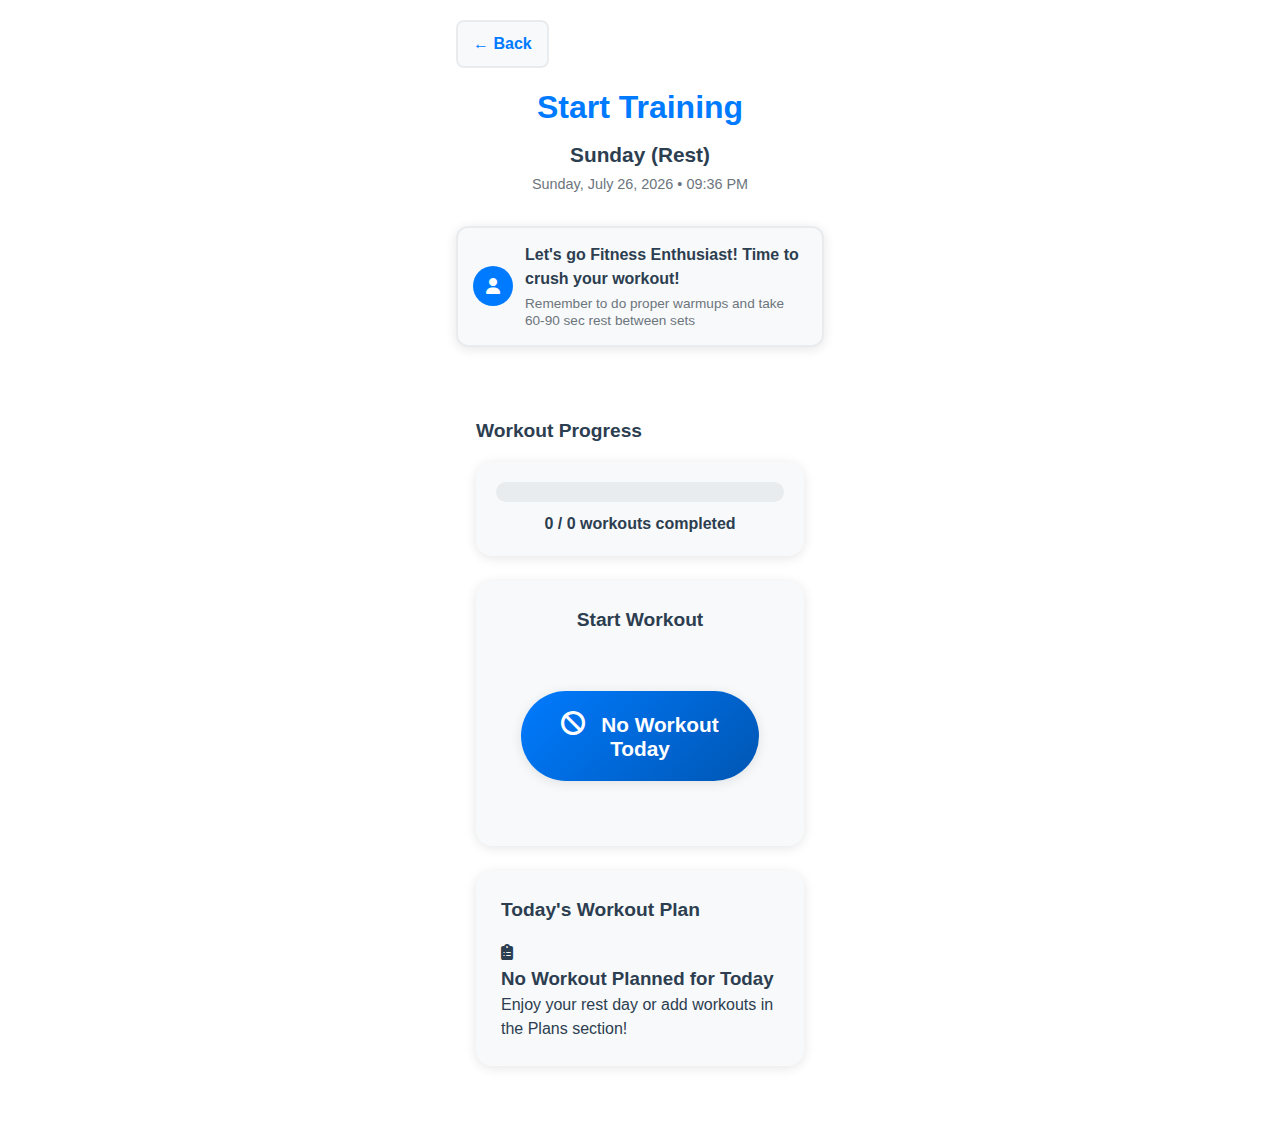
<file: workout.html>
<!DOCTYPE html>
<html lang="en">
<head>
    <meta charset="UTF-8">
    <meta name="viewport" content="width=device-width, initial-scale=1.0">
    <title>Start Workout - FitTrack</title>
    <link rel="stylesheet" href="https://cdnjs.cloudflare.com/ajax/libs/font-awesome/6.4.0/css/all.min.css">
    <link rel="stylesheet" href="style.css">
    <link rel="stylesheet" href="workout.css">
</head>
<body>
    <div class="app-container">
        <header class="app-header">
            <a href="index.html" class="back-btn">← Back</a>
            <div class="header-content">
                <h1>Start Training</h1>
                <div class="workout-info">
                    <h2 id="currentDay">Monday</h2>
                    <p id="currentDateTime">Loading date and time...</p>
                </div>
            </div>
            <!-- Add this after the date/time and before the progress section -->
<div class="workout-reminder">
    <div class="reminder-icon">
        <i class="fas fa-user"></i>
    </div>
    <div class="reminder-text">
        <strong id="userWorkoutReminder">Ready for your workout!</strong>
        <span>Remember to do proper warmups and take 60-90 sec rest between sets</span>
    </div>
</div>
        </header>

        <main class="workout-main-content">
            <!-- Progress Section -->
            <div class="progress-section">
                <h3 class="section-title">Workout Progress</h3>
                <div class="progress-container">
                    <div class="flame-progress-bar">
                        <div class="flame-progress-fill" id="progressFill"></div>
                        <div class="flame-animation"></div>
                        <div class="smooth-flow-animation" id="smoothFlow"></div>
                    </div>
                    <div class="progress-stats">
                        <span id="completedWorkouts">0</span> / <span id="totalWorkouts">0</span> workouts completed
                    </div>
                </div>
            </div>

            <!-- Current Workout Section -->
            <div class="current-workout-section">
                <h3 class="section-title" id="workoutSubtitle">Start Workout</h3>
                
                <div id="workoutStart" class="workout-start">
                    <button id="startWorkoutBtn" class="start-workout-btn">
                        <i class="fas fa-play-circle"></i>
                        Start Workout
                    </button>
                </div>

                <div id="currentExercise" class="current-exercise hidden">
                    <div class="exercise-header">
                        <h2 id="exerciseName">Exercise Name</h2>
                        <div class="exercise-sets">
                            Set <span id="currentSet">1</span> of <span id="totalSets">3</span>
                        </div>
                    </div>

                    <div class="exercise-details">
                        <div class="detail-card">
                            <div class="detail-icon">
                                <i class="fas fa-sync-alt"></i>
                            </div>
                            <div class="detail-content">
                                <div class="detail-label">Sets</div>
                                <div class="detail-value" id="detailSets">3</div>
                            </div>
                        </div>
                        <div class="detail-card">
                            <div class="detail-icon">
                                <i class="fas fa-bullseye"></i>
                            </div>
                            <div class="detail-content">
                                <div class="detail-label" id="targetLabel">Target Reps</div>
                                <div class="detail-value" id="detailTarget">10</div>
                            </div>
                        </div>
                        <div class="detail-card">
                            <div class="detail-icon">
                                <i class="fas fa-clock"></i>
                            </div>
                            <div class="detail-content">
                                <div class="detail-label">Type</div>
                                <div class="detail-value" id="detailType">Reps</div>
                            </div>
                        </div>
                    </div>

                    <!-- Timer for Time-based exercises -->
                    <div id="timerSection" class="timer-section hidden">
                        <div class="timer-display">
                            <span id="timerValue">60</span>s
                        </div>
                        <div class="timer-progress">
                            <div class="timer-progress-fill" id="timerProgress"></div>
                        </div>
                    </div>

                    <!-- Action Button -->
                    <div class="action-section">
                        <button id="actionBtn" class="action-btn">
                            <i class="fas fa-check"></i>
                            <span id="actionText">Set 1 Completed</span>
                        </button>
                    </div>
                </div>

                <!-- Workout Complete Section -->
                <div id="workoutComplete" class="workout-complete hidden">
                    <div class="completion-animation">
                        <i class="fas fa-trophy"></i>
                    </div>
                    <h2>Workout Complete! 🎉</h2>
                    <p>Great job! You've completed all exercises for today.</p>
                    <button id="finishWorkoutBtn" class="finish-workout-btn">
                        <i class="fas fa-flag-checkered"></i>
                        Finish Workout
                    </button>
                </div>
            </div>

            <!-- Today's Workout Plan -->
            <div class="workout-plan-section">
                <h3 class="section-title">Today's Workout Plan</h3>
                <div id="todaysWorkoutPlan" class="todays-workout-plan">
                    <!-- Today's workout plan will be loaded here -->
                </div>
            </div>
        </main>
    </div>

    <script src="storage.js"></script>
    <script src="theme.js"></script>
    <script src="workout.js"></script>
</body>
</html>
</file>
<file: alltimebest.css>
/* All-Time Best Page Styles */
.alltime-main-content {
    padding: 0 20px 40px;
}

.header-content {
    text-align: center;
    margin-bottom: 30px;
}

.header-content h1 {
    font-size: 2rem;
    font-weight: 700;
    color: var(--primary-color);
    margin-bottom: 8px;
}

.header-content p {
    color: var(--text-secondary);
    font-size: 1rem;
}

/* Records Summary */
.records-summary {
    margin-bottom: 25px;
}

.summary-card {
    background: linear-gradient(135deg, var(--primary-color), #0056b3);
    color: white;
    padding: 25px;
    border-radius: 16px;
    display: flex;
    align-items: center;
    gap: 15px;
    box-shadow: var(--shadow);
}

.summary-icon {
    font-size: 2.5rem;
    opacity: 0.9;
}

.summary-content h3 {
    font-size: 1.3rem;
    margin-bottom: 5px;
    font-weight: 600;
}

.summary-content p {
    opacity: 0.9;
    margin: 0;
}

/* Records Section */
.records-section {
    margin-bottom: 25px;
}

.records-list {
    display: flex;
    flex-direction: column;
    gap: 12px;
}

.record-card {
    background: var(--surface-color);
    border: 2px solid var(--border-color);
    border-radius: 12px;
    padding: 20px;
    transition: all 0.3s ease;
}

.record-card:hover {
    border-color: var(--primary-color);
    transform: translateY(-2px);
}

.record-header {
    display: flex;
    justify-content: space-between;
    align-items: flex-start;
    margin-bottom: 12px;
}

.record-name {
    font-size: 1.2rem;
    font-weight: 600;
    color: var(--text-primary);
    margin-bottom: 4px;
}

.record-type {
    font-size: 0.9rem;
    color: var(--text-secondary);
    text-transform: capitalize;
}

.record-badge {
    background: var(--primary-color);
    color: white;
    padding: 4px 8px;
    border-radius: 6px;
    font-size: 0.8rem;
    font-weight: 600;
}

.record-details {
    display: grid;
    grid-template-columns: 1fr 1fr;
    gap: 15px;
    margin-bottom: 12px;
}

.record-value {
    text-align: center;
    padding: 12px;
    background: var(--bg-color);
    border-radius: 8px;
    border: 1px solid var(--border-color);
}

.value-number {
    font-size: 1.5rem;
    font-weight: 700;
    color: var(--primary-color);
    display: block;
}

.value-unit {
    font-size: 0.9rem;
    color: var(--text-secondary);
}

.record-date {
    text-align: center;
    padding: 12px;
    background: var(--bg-color);
    border-radius: 8px;
    border: 1px solid var(--border-color);
}

.date-label {
    font-size: 0.9rem;
    color: var(--text-secondary);
    display: block;
    margin-bottom: 4px;
}

.date-value {
    font-size: 1rem;
    font-weight: 600;
    color: var(--text-primary);
}

.record-notes {
    padding-top: 12px;
    border-top: 1px solid var(--border-color);
    color: var(--text-secondary);
    font-size: 0.9rem;
    line-height: 1.4;
}

.record-actions {
    display: flex;
    gap: 8px;
    margin-top: 12px;
}

.delete-record {
    background: var(--danger-color);
    color: white;
    border: none;
    padding: 6px 12px;
    border-radius: 6px;
    font-size: 0.8rem;
    cursor: pointer;
    transition: all 0.3s ease;
}

.delete-record:hover {
    background: #c82333;
    transform: scale(1.05);
}

/* Add Record Section */
.add-record-section {
    text-align: center;
    margin-top: 30px;
}

.add-record-btn {
    background: var(--primary-color);
    color: white;
    border: none;
    padding: 15px 30px;
    border-radius: 12px;
    font-size: 1.1rem;
    font-weight: 600;
    cursor: pointer;
    transition: all 0.3s ease;
    box-shadow: var(--shadow);
}

.add-record-btn:hover {
    background: #0056b3;
    transform: translateY(-2px);
    box-shadow: var(--shadow-hover);
}

.add-record-btn i {
    margin-right: 8px;
}

/* Modal Form Styles */
.type-options {
    display: grid;
    grid-template-columns: repeat(3, 1fr);
    gap: 10px;
    margin-top: 8px;
}

.type-option {
    display: block;
    cursor: pointer;
}

.type-option input[type="radio"] {
    display: none;
}

.option-content {
    display: flex;
    flex-direction: column;
    align-items: center;
    gap: 8px;
    padding: 15px 10px;
    border: 2px solid var(--border-color);
    border-radius: 8px;
    background: var(--surface-color);
    transition: all 0.3s ease;
    text-align: center;
    color: var(--text-primary);
}

.type-option input[type="radio"]:checked + .option-content {
    border-color: var(--primary-color);
    background: var(--primary-light);
    color: var(--primary-color);
}

.type-option:hover .option-content {
    border-color: var(--primary-color);
}

.option-content i {
    font-size: 1.2rem;
}

.option-content span {
    font-size: 0.9rem;
    font-weight: 500;
}

/* Empty State */
.empty-records {
    text-align: center;
    padding: 60px 20px;
    color: var(--text-secondary);
}

.empty-records i {
    font-size: 3rem;
    margin-bottom: 16px;
    opacity: 0.5;
}

.empty-records h3 {
    margin-bottom: 8px;
    color: var(--text-primary);
}

/* Responsive Design */
@media (max-width: 768px) {
    .record-details {
        grid-template-columns: 1fr;
    }
    
    .type-options {
        grid-template-columns: 1fr;
    }
    
    .record-header {
        flex-direction: column;
        gap: 10px;
    }
    
    .record-badge {
        align-self: flex-start;
    }
}

@media (max-width: 480px) {
    .alltime-main-content {
        padding: 0 15px 30px;
    }
    
    .summary-card {
        padding: 20px;
        flex-direction: column;
        text-align: center;
    }
    
    .add-record-btn {
        width: 100%;
        padding: 12px 20px;
    }
}
.back-btn {
    display: inline-block;
    text-decoration: none;
    color: var(--primary-color);
    font-weight: 600;
    padding: 10px 15px;
    border: 2px solid var(--border-color);
    border-radius: 8px;
    background: var(--surface-color);
    transition: all 0.3s ease;
    margin-bottom: 10px;
}

.back-btn:hover {
    background: var(--primary-color);
    color: white;
    border-color: var(--primary-color);
    transform: translateY(-2px);
}
/* Premium Modal Styles */
.premium-modal {
    max-width: 500px;
    border-radius: 20px;
    overflow: hidden;
}

.premium-header {
    background: linear-gradient(135deg, var(--primary-color), #0056b3);
    color: white;
    padding: 25px;
    text-align: center;
}

.premium-header h2 {
    margin: 0;
    font-size: 1.5rem;
    font-weight: 700;
}

.premium-form {
    padding: 0;
}

.premium-group {
    margin-bottom: 25px;
    padding: 0 25px;
}

.premium-label {
    display: flex;
    align-items: center;
    gap: 10px;
    font-weight: 600;
    color: var(--text-primary);
    margin-bottom: 12px;
    font-size: 1rem;
}

.premium-label i {
    color: var(--primary-color);
    width: 16px;
    text-align: center;
}

.premium-input, .premium-textarea {
    width: 100%;
    padding: 15px;
    border: 2px solid var(--border-color);
    border-radius: 12px;
    background: var(--bg-color);
    color: var(--text-primary);
    font-size: 1rem;
    transition: all 0.3s ease;
}

.premium-input:focus, .premium-textarea:focus {
    outline: none;
    border-color: var(--primary-color);
    box-shadow: 0 0 0 3px rgba(0, 123, 255, 0.1);
}

.premium-textarea {
    resize: vertical;
    min-height: 100px;
    font-family: inherit;
}

/* Premium Options */
.premium-options {
    display: flex;
    flex-direction: column;
    gap: 12px;
}

.premium-option {
    display: block;
    cursor: pointer;
}

.premium-option input[type="radio"] {
    display: none;
}

.option-card {
    display: flex;
    align-items: center;
    gap: 15px;
    padding: 18px;
    border: 2px solid var(--border-color);
    border-radius: 12px;
    background: var(--surface-color);
    transition: all 0.3s ease;
    position: relative;
}

.premium-option input[type="radio"]:checked + .option-card {
    border-color: var(--primary-color);
    background: linear-gradient(135deg, var(--primary-light), var(--bg-color));
    box-shadow: 0 4px 15px rgba(0, 123, 255, 0.15);
}

.premium-option:hover .option-card {
    border-color: var(--primary-color);
    transform: translateY(-2px);
}

.option-icon {
    width: 44px;
    height: 44px;
    border-radius: 10px;
    background: var(--primary-color);
    display: flex;
    align-items: center;
    justify-content: center;
    color: white;
    font-size: 1.2rem;
}

.option-content {
    flex: 1;
}

.option-title {
    font-weight: 600;
    color: var(--text-primary);
    margin-bottom: 4px;
}

.option-desc {
    font-size: 0.85rem;
    color: var(--text-secondary);
}

.option-check {
    opacity: 0;
    color: var(--primary-color);
    font-size: 1.1rem;
    transition: opacity 0.3s ease;
}

.premium-option input[type="radio"]:checked + .option-card .option-check {
    opacity: 1;
}

/* Date Input Group */
.date-input-group {
    position: relative;
}

.date-format {
    position: absolute;
    right: 15px;
    top: 50%;
    transform: translateY(-50%);
    color: var(--text-secondary);
    font-size: 0.8rem;
    pointer-events: none;
}

/* Premium Actions */
.premium-actions {
    display: flex;
    gap: 12px;
    padding: 25px;
    background: var(--surface-color);
    border-top: 1px solid var(--border-color);
    margin-top: 10px;
}

.premium-btn {
    flex: 1;
    padding: 15px 20px;
    border-radius: 12px;
    font-weight: 600;
    font-size: 0.95rem;
    display: flex;
    align-items: center;
    justify-content: center;
    gap: 8px;
    transition: all 0.3s ease;
}

.premium-btn:hover {
    transform: translateY(-2px);
    box-shadow: 0 4px 12px rgba(0, 0, 0, 0.15);
}

/* Responsive Design */
@media (max-width: 768px) {
    .premium-modal {
        margin: 20px;
    }
    
    .premium-actions {
        flex-direction: column;
    }
    
    .premium-group {
        padding: 0 20px;
    }
}

@media (max-width: 480px) {
    .premium-header {
        padding: 20px;
    }
    
    .premium-header h2 {
        font-size: 1.3rem;
    }
    
    .option-card {
        padding: 15px;
    }
    
    .option-icon {
        width: 40px;
        height: 40px;
        font-size: 1.1rem;
    }
}
/* Fix Modal Scrolling */
.modal {
    display: none;
    position: fixed;
    top: 0;
    left: 0;
    width: 100%;
    height: 100%;
    background: rgba(0,0,0,0.5);
    z-index: 1000;
    align-items: center;
    justify-content: center;
    padding: 20px;
    overflow-y: auto; /* Enable scrolling for the modal background */
}

.modal.show {
    display: flex;
}

.modal-content {
    background: var(--bg-color);
    border-radius: 16px;
    width: 100%;
    max-width: 500px;
    max-height: 90vh; /* Limit height */
    overflow-y: auto; /* Enable scrolling for modal content */
    box-shadow: var(--shadow-hover);
}

.premium-modal {
    max-width: 500px;
    border-radius: 20px;
    overflow: hidden;
    max-height: 90vh; /* Ensure premium modal also has height limit */
}

/* Ensure modal body can scroll */
.modal-body {
    max-height: calc(90vh - 140px); /* Account for header and actions */
    overflow-y: auto;
}

/* Specific styling for premium form */
.premium-form {
    padding: 0;
    min-height: auto;
}

/* Better scrolling for smaller screens */
@media (max-width: 768px) {
    .modal {
        padding: 10px;
        align-items: flex-start; /* Start from top on mobile */
    }
    
    .modal-content {
        max-height: 95vh;
        margin-top: 20px;
        margin-bottom: 20px;
    }
    
    .modal-body {
        max-height: calc(95vh - 140px);
    }
}

@media (max-height: 700px) {
    .modal-body {
        max-height: calc(80vh - 140px);
    }
}
/* Alternative Date Input Styles */
.alternative-date-inputs {
    margin-top: 10px;
}

.date-input-row {
    display: grid;
    grid-template-columns: 1fr 1.5fr 1fr;
    gap: 8px;
    margin-bottom: 12px;
}

.date-select {
    padding: 12px;
    border: 2px solid var(--border-color);
    border-radius: 8px;
    background: var(--bg-color);
    color: var(--text-primary);
    font-size: 0.9rem;
    transition: all 0.3s ease;
}

.date-select:focus {
    outline: none;
    border-color: var(--primary-color);
}

.date-quick-options {
    display: flex;
    gap: 8px;
    flex-wrap: wrap;
}

.date-quick-btn {
    flex: 1;
    padding: 8px 12px;
    border: 2px solid var(--border-color);
    border-radius: 6px;
    background: var(--surface-color);
    color: var(--text-primary);
    font-size: 0.8rem;
    font-weight: 500;
    cursor: pointer;
    transition: all 0.3s ease;
    min-width: 80px;
}

.date-quick-btn:hover {
    border-color: var(--primary-color);
    background: var(--primary-light);
    color: var(--primary-color);
}

.date-quick-btn:active {
    transform: scale(0.98);
}
/* Add to alltimebest.css */

/* Records Controls */
.records-controls {
    display: flex;
    justify-content: space-between;
    align-items: center;
    margin-bottom: 25px;
    gap: 15px;
    flex-wrap: wrap;
}

.add-record-section {
    flex: 1;
    min-width: 200px;
}

.sort-section {
    display: flex;
    align-items: center;
    gap: 10px;
    min-width: 250px;
}

.sort-label {
    font-weight: 600;
    color: var(--text-primary);
    display: flex;
    align-items: center;
    gap: 5px;
    white-space: nowrap;
}

.sort-select {
    padding: 10px 12px;
    border: 2px solid var(--border-color);
    border-radius: 8px;
    background: var(--surface-color);
    color: var(--text-primary);
    font-size: 0.9rem;
    font-weight: 500;
    min-width: 160px;
}

.sort-select:focus {
    outline: none;
    border-color: var(--primary-color);
}

/* Update Record Button */
.update-record {
    background: var(--primary-color);
    color: white;
    border: none;
    padding: 6px 12px;
    border-radius: 6px;
    font-size: 0.8rem;
    cursor: pointer;
    transition: all 0.3s ease;
}

.update-record:hover {
    background: #0056b3;
    transform: scale(1.05);
}

.record-actions {
    display: flex;
    gap: 8px;
    margin-top: 12px;
}

/* Responsive Design for Controls */
@media (max-width: 768px) {
    .records-controls {
        flex-direction: column;
        align-items: stretch;
    }
    
    .sort-section {
        justify-content: space-between;
    }
    
    .sort-select {
        flex: 1;
    }
}

@media (max-width: 480px) {
    .record-actions {
        flex-direction: column;
    }
    
    .update-record, .delete-record {
        width: 100%;
        text-align: center;
    }
}
</file>
<file: nextday.css>
/* Next Day Page Specific Styles */

/* Back Button */
.back-btn {
    display: inline-block;
    text-decoration: none;
    color: var(--primary-color);
    font-weight: 600;
    padding: 10px 15px;
    border: 2px solid var(--border-color);
    border-radius: 8px;
    background: var(--surface-color);
    transition: all 0.3s ease;
    margin-bottom: 15px;
}

.back-btn:hover {
    background: var(--primary-color);
    color: white;
    border-color: var(--primary-color);
    transform: translateY(-2px);
}

/* Header alignment */
.app-header {
    margin-bottom: 30px;
}

.header-content {
    text-align: center;
}

.header-content h1 {
    font-size: 2rem;
    font-weight: 700;
    color: var(--primary-color);
    margin-bottom: 8px;
}

.user-greeting {
    background: var(--surface-color);
    padding: 15px;
    border-radius: 12px;
    border: 2px solid var(--border-color);
    margin-top: 10px;
}

.user-greeting strong {
    display: block;
    font-size: 1.1rem;
    color: var(--text-primary);
    margin-bottom: 5px;
    font-weight: 600;
}

.user-greeting span {
    font-size: 0.9rem;
    color: var(--text-secondary);
    line-height: 1.4;
}

/* Current Day Section */
.current-day-section {
    background: var(--surface-color);
    padding: 20px;
    border-radius: 16px;
    margin-bottom: 20px;
    box-shadow: var(--shadow);
    text-align: center;
    border: 2px solid var(--border-color);
}

.day-display h3 {
    font-size: 1.3rem;
    font-weight: 600;
    color: var(--text-primary);
    margin: 0;
}

/* Day Navigation */
.day-navigation {
    display: flex;
    align-items: center;
    justify-content: space-between;
    background: var(--surface-color);
    padding: 25px;
    border-radius: 16px;
    margin-bottom: 20px;
    box-shadow: var(--shadow);
    border: 2px solid var(--border-color);
}

.nav-btn {
    background: var(--primary-color);
    color: white;
    border: none;
    width: 50px;
    height: 50px;
    border-radius: 50%;
    font-size: 1.2rem;
    cursor: pointer;
    transition: all 0.3s ease;
    display: flex;
    align-items: center;
    justify-content: center;
}

.nav-btn:hover {
    background: #0056b3;
    transform: scale(1.1);
    box-shadow: var(--shadow-hover);
}

.nav-btn:disabled {
    background: var(--border-color);
    color: var(--text-secondary);
    cursor: not-allowed;
    transform: none;
    box-shadow: none;
}

.day-info {
    text-align: center;
    flex: 1;
    padding: 0 20px;
}

.day-info h2 {
    font-size: 1.8rem;
    font-weight: 700;
    color: var(--primary-color);
    margin-bottom: 5px;
}

.day-info span {
    font-size: 1rem;
    color: var(--text-secondary);
    font-weight: 500;
}


/* Reset Section */
.reset-section {
    text-align: center;
    margin-bottom: 25px;
}

.reset-btn {
    background: var(--primary-color); /* Changed from warning-color to primary */
    color: white;
    border: none;
    padding: 12px 24px;
    border-radius: 8px;
    font-size: 1rem;
    font-weight: 600;
    cursor: pointer;
    transition: all 0.3s ease;
    box-shadow: var(--shadow);
}

.reset-btn:hover {
    background: #0056b3; /* Darker shade of primary color */
    transform: translateY(-2px);
    box-shadow: var(--shadow-hover);
}

.reset-btn i {
    margin-right: 8px;
}

/* Plan Info */
.plan-info {
    background: var(--surface-color);
    border-radius: 16px;
    padding: 25px;
    margin-bottom: 30px;
    box-shadow: var(--shadow);
    border: 2px solid var(--border-color);
}

.plan-header {
    text-align: center;
    margin-bottom: 25px;
    padding-bottom: 15px;
    border-bottom: 2px solid var(--border-color);
}

.plan-title {
    color: var(--primary-color);
    font-size: 1.5rem;
    margin-bottom: 5px;
    font-weight: 700;
}

.day-title {
    color: var(--text-secondary);
    font-size: 1.1rem;
}

.exercises-list {
    display: flex;
    flex-direction: column;
    gap: 15px;
}

.exercise-card {
    background: var(--bg-color);
    border-radius: 12px;
    padding: 20px;
    border: 2px solid var(--border-color);
    transition: all 0.3s ease;
}

.exercise-card:hover {
    border-color: var(--primary-color);
    transform: translateY(-2px);
}

.exercise-name {
    font-weight: 700;
    font-size: 1.2rem;
    margin-bottom: 12px;
    color: var(--text-primary);
}

.exercise-details {
    display: grid;
    grid-template-columns: repeat(3, 1fr);
    gap: 12px;
    font-size: 0.9rem;
}

.detail-item {
    text-align: center;
    padding: 12px;
    background: var(--surface-color);
    border-radius: 8px;
    border: 1px solid var(--border-color);
}

.detail-label {
    display: block;
    font-size: 0.8rem;
    color: var(--text-secondary);
    margin-bottom: 4px;
    font-weight: 500;
}

.detail-value {
    font-weight: 700;
    color: var(--text-primary);
    font-size: 1.1rem;
}

/* No Plan Section */
.no-plan {
    text-align: center;
    padding: 40px 20px;
    color: var(--text-secondary);
    background: var(--surface-color);
    border-radius: 16px;
    margin-bottom: 30px;
    box-shadow: var(--shadow);
    border: 2px solid var(--border-color);
}

.no-plan-icon {
    font-size: 3rem;
    margin-bottom: 15px;
    opacity: 0.7;
}

.no-plan h3 {
    color: var(--text-primary);
    margin-bottom: 10px;
    font-size: 1.4rem;
}

.no-plan p {
    margin-bottom: 8px;
    line-height: 1.5;
}

.no-plan a {
    color: var(--primary-color);
    text-decoration: none;
    font-weight: 600;
}

.no-plan a:hover {
    text-decoration: underline;
}

/* Tips Section */
.tips-section {
    background: var(--surface-color);
    padding: 25px;
    border-radius: 16px;
    margin-bottom: 30px;
    box-shadow: var(--shadow);
    border: 2px solid var(--border-color);
}

.tips-section h3 {
    font-size: 1.4rem;
    font-weight: 600;
    color: var(--text-primary);
    margin-bottom: 20px;
    text-align: center;
}

.tips-grid {
    display: grid;
    grid-template-columns: repeat(2, 1fr);
    gap: 15px;
}

.tip-card {
    background: var(--bg-color);
    padding: 20px;
    border-radius: 12px;
    border: 2px solid var(--border-color);
    text-align: center;
    transition: all 0.3s ease;
}

.tip-card:hover {
    border-color: var(--primary-color);
    transform: translateY(-2px);
}

.tip-card i {
    font-size: 2rem;
    color: var(--primary-color);
    margin-bottom: 12px;
}

.tip-card h4 {
    font-size: 1.1rem;
    font-weight: 600;
    color: var(--text-primary);
    margin-bottom: 8px;
}

.tip-card p {
    font-size: 0.9rem;
    color: var(--text-secondary);
    line-height: 1.4;
    margin: 0;
}


.hidden {
    display: none !important;
}

/* Responsive Design */
@media (max-width: 768px) {
    .tips-grid {
        grid-template-columns: 1fr;
    }
    
    .exercise-details {
        grid-template-columns: 1fr;
    }
    
    .day-navigation {
        padding: 20px;
    }
    
    .nav-btn {
        width: 45px;
        height: 45px;
    }
}

@media (max-width: 480px) {
    .quick-actions {
        flex-direction: column;
    }
    
    .day-info h2 {
        font-size: 1.5rem;
    }
    
    .tips-grid {
        grid-template-columns: 1fr;
    }
}
</file>
<file: plans.css>
/* Plans Page Specific Styles */
.plans-main-content {
    padding: 0 20px 40px;
}

/* Header */
.header-content {
    text-align: center;
    margin-bottom: 30px;
}

.header-content h1 {
    font-size: 2rem;
    font-weight: 700;
    color: var(--primary-color);
    margin-bottom: 8px;
}

.plan-subtitle {
    font-size: 1.2rem;
    color: var(--text-secondary);
    font-weight: 500;
}

/* Stats Row */
.stats-row {
    display: grid;
    grid-template-columns: repeat(4, 1fr);
    gap: 15px;
    margin-bottom: 25px;
}

.stat-item {
    background: var(--surface-color);
    padding: 20px;
    border-radius: 12px;
    text-align: center;
    box-shadow: var(--shadow);
    border: 2px solid var(--border-color);
}

.stat-icon {
    font-size: 2rem;
    margin-bottom: 10px;
}

.stat-label {
    font-size: 0.9rem;
    color: var(--text-secondary);
    margin-bottom: 4px;
}

.stat-value {
    font-size: 1rem;
    font-weight: 600;
    color: var(--text-primary);
}

/* Goal Box */
.goal-box {
    background: linear-gradient(135deg, var(--primary-color), #0056b3);
    color: white;
    padding: 25px;
    border-radius: 16px;
    margin-bottom: 25px;
    box-shadow: var(--shadow);
}

.goal-box h3 {
    margin-bottom: 15px;
    font-size: 1.3rem;
    font-weight: 600;
}

.goal-content {
    display: flex;
    flex-direction: column;
    gap: 12px;
}

.goal-item {
    display: flex;
    gap: 10px;
}

.goal-label {
    font-weight: 600;
    min-width: 100px;
}

.goal-value {
    flex: 1;
}

/* Action Section */
.action-section {
    text-align: center;
    margin-bottom: 25px;
}

.edit-plan-btn {
    background: var(--primary-color);
    color: white;
    border: none;
    padding: 15px 30px;
    border-radius: 12px;
    font-size: 1.1rem;
    font-weight: 600;
    cursor: pointer;
    transition: all 0.3s ease;
    box-shadow: var(--shadow);
}

.edit-plan-btn:hover {
    background: #0056b3;
    transform: translateY(-2px);
    box-shadow: var(--shadow-hover);
}

/* Days Navigation */
.days-navigation {
    display: grid;
    grid-template-columns: repeat(7, 1fr);
    gap: 8px;
    margin-bottom: 25px;
}

.day-btn {
    background: var(--surface-color);
    border: 2px solid var(--border-color);
    border-radius: 10px;
    padding: 15px 8px;
    cursor: pointer;
    transition: all 0.3s ease;
    text-align: center;
    font-weight: 600;
    color: var(--text-primary);
    font-size: 0.9rem;
}

.day-btn.active {
    background: var(--primary-color);
    color: white;
    border-color: var(--primary-color);
}

.day-btn:hover:not(.active) {
    border-color: var(--primary-color);
    transform: translateY(-2px);
}

/* Day Workout Display */
.day-workout-display {
    background: var(--surface-color);
    border-radius: 16px;
    padding: 25px;
    box-shadow: var(--shadow);
    min-height: 300px;
}

.no-workout-message {
    text-align: center;
    padding: 60px 20px;
    color: var(--text-secondary);
}

.no-workout-message i {
    font-size: 3rem;
    margin-bottom: 16px;
    opacity: 0.5;
}

.no-workout-message h3 {
    margin-bottom: 8px;
    color: var(--text-primary);
}

/* Workout Display */
.workout-header {
    text-align: center;
    margin-bottom: 25px;
    padding-bottom: 15px;
    border-bottom: 2px solid var(--border-color);
}

.day-title {
    font-size: 1.5rem;
    font-weight: 700;
    color: var(--primary-color);
    margin-bottom: 5px;
}

.day-focus {
    font-size: 1.1rem;
    color: var(--text-secondary);
    font-weight: 500;
}

.exercises-container {
    display: flex;
    flex-direction: column;
    gap: 15px;
}

.exercise-card {
    background: var(--bg-color);
    border: 2px solid var(--border-color);
    border-radius: 12px;
    padding: 20px;
    transition: all 0.3s ease;
}

.exercise-card:hover {
    border-color: var(--primary-color);
    transform: translateY(-2px);
}

.exercise-name {
    font-size: 1.2rem;
    font-weight: 600;
    color: var(--text-primary);
    margin-bottom: 12px;
}

.exercise-details {
    display: grid;
    grid-template-columns: repeat(3, 1fr);
    gap: 15px;
}

.exercise-detail {
    text-align: center;
    padding: 10px;
    background: var(--surface-color);
    border-radius: 8px;
}

.detail-label {
    font-size: 0.8rem;
    color: var(--text-secondary);
    margin-bottom: 4px;
}

.detail-value {
    font-size: 1.1rem;
    font-weight: 600;
    color: var(--text-primary);
}

.rest-day-message {
    text-align: center;
    padding: 40px 20px;
    color: var(--text-secondary);
}

.rest-day-message i {
    font-size: 3rem;
    margin-bottom: 15px;
    opacity: 0.5;
}

.rest-day-message h3 {
    margin-bottom: 8px;
    color: var(--text-primary);
}

/* Modal Styles */
.modal {
    display: none;
    position: fixed;
    top: 0;
    left: 0;
    width: 100%;
    height: 100%;
    background: rgba(0,0,0,0.5);
    z-index: 1000;
    align-items: center;
    justify-content: center;
    padding: 20px;
}

.modal.show {
    display: flex;
}

.modal-content {
    background: var(--bg-color);
    border-radius: 16px;
    width: 100%;
    max-width: 600px;
    max-height: 80vh;
    overflow-y: auto;
    box-shadow: var(--shadow-hover);
}

.modal-header {
    display: flex;
    justify-content: space-between;
    align-items: center;
    padding: 20px;
    border-bottom: 1px solid var(--border-color);
}

.modal-header h2 {
    font-size: 1.5rem;
    font-weight: 600;
    color: var(--text-primary);
}

.close-btn {
    background: none;
    border: none;
    font-size: 1.5rem;
    color: var(--text-primary);
    cursor: pointer;
    padding: 5px;
}

.modal-body {
    padding: 20px;
}

/* Form Styles */
.form-section {
    margin-bottom: 25px;
}

.section-title {
    display: block;
    margin-bottom: 15px;
    font-weight: 600;
    color: var(--text-primary);
    font-size: 1.2rem;
}

.selection-container {
    display: grid;
    grid-template-columns: 1fr 1fr;
    gap: 20px;
}

.selection-group h4 {
    margin-bottom: 15px;
    color: var(--text-primary);
    font-weight: 600;
}

.options-grid {
    display: grid;
    grid-template-columns: 1fr;
    gap: 10px;
}

.option-card {
    display: block;
    cursor: pointer;
}

.option-card input[type="radio"] {
    display: none;
}

.option-content {
    display: flex;
    align-items: center;
    gap: 12px;
    padding: 15px;
    border: 2px solid var(--border-color);
    border-radius: 8px;
    background: var(--surface-color);
    transition: all 0.3s ease;
    color: var(--text-primary);
}

.option-card input[type="radio"]:checked + .option-content {
    border-color: var(--primary-color);
    background: var(--primary-light);
    color: var(--primary-color);
}

.option-card:hover .option-content {
    border-color: var(--primary-color);
    transform: translateY(-2px);
}

.option-content i {
    width: 20px;
    text-align: center;
    font-size: 1.1rem;
}

.option-content span {
    font-weight: 500;
}

/* Exercise Form */
.exercise-form {
    background: var(--surface-color);
    border: 2px solid var(--border-color);
    border-radius: 12px;
    padding: 20px;
    margin-bottom: 15px;
}

.exercise-header {
    display: flex;
    justify-content: space-between;
    align-items: center;
    margin-bottom: 15px;
}

.exercise-number {
    font-weight: 600;
    color: var(--primary-color);
    font-size: 1.1rem;
}

.remove-exercise {
    background: var(--danger-color);
    color: white;
    border: none;
    border-radius: 6px;
    padding: 6px 12px;
    cursor: pointer;
    transition: all 0.3s ease;
}

.remove-exercise:hover {
    background: #c82333;
    transform: scale(1.05);
}

.exercise-fields {
    display: grid;
    grid-template-columns: 2fr 1fr 1fr 1fr;
    gap: 12px;
    align-items: end;
}

.form-group {
    display: flex;
    flex-direction: column;
    gap: 8px;
}

.form-group label {
    font-size: 0.9rem;
    font-weight: 500;
    color: var(--text-primary);
}

.form-control {
    padding: 10px 12px;
    border: 2px solid var(--border-color);
    border-radius: 6px;
    background: var(--bg-color);
    color: var(--text-primary);
    font-size: 0.95rem;
    transition: border-color 0.3s ease;
}

.form-control:focus {
    outline: none;
    border-color: var(--primary-color);
}

.type-toggle {
    display: flex;
    gap: 8px;
    margin-top: 5px;
}

.toggle-option {
    flex: 1;
    text-align: center;
    padding: 8px 12px;
    border: 2px solid var(--border-color);
    border-radius: 6px;
    background: var(--bg-color);
    cursor: pointer;
    transition: all 0.3s ease;
    font-size: 0.9rem;
    font-weight: 500;
}

.toggle-option.active {
    border-color: var(--primary-color);
    background: var(--primary-color);
    color: white;
}

/* Form Actions */
.form-actions {
    display: flex;
    gap: 12px;
    justify-content: flex-end;
    margin-top: 25px;
    padding-top: 20px;
    border-top: 1px solid var(--border-color);
}

.btn {
    display: inline-flex;
    align-items: center;
    gap: 8px;
    padding: 12px 20px;
    border: none;
    border-radius: 8px;
    font-weight: 600;
    cursor: pointer;
    transition: all 0.3s ease;
    font-size: 0.95rem;
}

.btn-primary {
    background: var(--primary-color);
    color: white;
}

.btn-secondary {
    background: var(--surface-color);
    color: var(--text-primary);
    border: 1px solid var(--border-color);
}

.btn:hover {
    transform: translateY(-1px);
    box-shadow: var(--shadow);
}

/* Grey out effect */
.option-card.disabled {
    opacity: 0.5;
    pointer-events: none;
}

.option-card.disabled .option-content {
    background: var(--border-color);
    border-color: var(--text-secondary);
    color: var(--text-secondary);
}

.hidden {
    display: none !important;
}

/* Responsive Design */
@media (max-width: 768px) {
    .stats-row {
        grid-template-columns: repeat(2, 1fr);
    }
    
    .selection-container {
        grid-template-columns: 1fr;
    }
    
    .exercise-fields {
        grid-template-columns: 1fr;
    }
    
    .exercise-details {
        grid-template-columns: 1fr;
    }
}

@media (max-width: 480px) {
    .stats-row {
        grid-template-columns: 1fr;
    }
    
    .days-navigation {
        grid-template-columns: repeat(4, 1fr);
    }
    
    .goal-item {
        flex-direction: column;
        gap: 5px;
    }
    
    .goal-label {
        min-width: auto;
    }
}
/* Stats Row - Vertical Layout */
.stats-row {
    display: flex;
    flex-direction: column;
    gap: 12px;
    margin-bottom: 25px;
}

.stat-item {
    background: var(--surface-color);
    padding: 20px;
    border-radius: 12px;
    box-shadow: var(--shadow);
    border: 2px solid var(--border-color);
    display: flex;
    align-items: center;
    gap: 15px;
}

.stat-icon {
    font-size: 2rem;
    width: 40px;
    text-align: center;
}

.stat-content {
    flex: 1;
}

.stat-label {
    font-size: 0.9rem;
    color: var(--text-secondary);
    margin-bottom: 4px;
}

.stat-value {
    font-size: 1rem;
    font-weight: 600;
    color: var(--text-primary);
}
/* Day Selection Styles */
.day-selection-container {
    margin-bottom: 20px;
}

.day-options {
    display: flex;
    flex-direction: column;
    gap: 8px;
}

.day-option {
    display: block;
    cursor: pointer;
}

.day-option input[type="radio"] {
    display: none;
}

.day-option-content {
    display: flex;
    justify-content: space-between;
    align-items: center;
    padding: 15px;
    border: 2px solid var(--border-color);
    border-radius: 8px;
    background: var(--surface-color);
    transition: all 0.3s ease;
    color: var(--text-primary);
}

.day-option input[type="radio"]:checked + .day-option-content {
    border-color: var(--primary-color);
    background: var(--primary-light);
    color: var(--primary-color);
}

.day-option:hover .day-option-content {
    border-color: var(--primary-color);
    transform: translateY(-2px);
}

.day-name {
    font-weight: 600;
    font-size: 1rem;
}

.day-focus {
    font-size: 0.9rem;
    color: var(--text-secondary);
}

.day-option input[type="radio"]:checked + .day-option-content .day-focus {
    color: var(--primary-color);
}

/* Existing Workouts */
.existing-workouts-list {
    display: flex;
    flex-direction: column;
    gap: 10px;
    margin-bottom: 20px;
}

.existing-workout-item {
    display: flex;
    justify-content: space-between;
    align-items: center;
    padding: 15px;
    background: var(--surface-color);
    border: 2px solid var(--border-color);
    border-radius: 8px;
}

.workout-info {
    flex: 1;
}

.workout-name {
    font-weight: 600;
    margin-bottom: 4px;
    color: var(--text-primary);
}

.workout-details {
    font-size: 0.8rem;
    color: var(--text-secondary);
}

.workout-actions {
    display: flex;
    gap: 8px;
}

.remove-workout {
    background: var(--danger-color);
    color: white;
    border: none;
    border-radius: 4px;
    padding: 6px 10px;
    cursor: pointer;
    font-size: 0.8rem;
}

.remove-workout:hover {
    background: #c82333;
}

/* Workout Form */
.workout-form {
    display: grid;
    grid-template-columns: 1fr;
    gap: 15px;
    margin-bottom: 20px;
}

.workout-actions {
    display: flex;
    gap: 10px;
    justify-content: flex-start;
}

/* Rest Day Message */
.rest-day-info {
    text-align: center;
    padding: 30px 20px;
    color: var(--text-secondary);
}

.rest-day-info i {
    font-size: 3rem;
    margin-bottom: 15px;
    opacity: 0.5;
}

.rest-day-info h3 {
    margin-bottom: 8px;
    color: var(--text-primary);
}

/* Grey out effect for rest days */
.day-option.rest-day .day-option-content {
    opacity: 0.7;
    background: var(--border-color);
}

.day-option.rest-day input[type="radio"]:checked + .day-option-content {
    background: var(--border-color);
    border-color: var(--text-secondary);
    color: var(--text-secondary);
}
/* Back Button for Plans Page */
.back-btn {
    display: inline-block;
    text-decoration: none;
    color: var(--primary-color);
    font-weight: 600;
    padding: 10px 15px;
    border: 2px solid var(--border-color);
    border-radius: 8px;
    background: var(--surface-color);
    transition: all 0.3s ease;
    margin-bottom: 15px;
}

.back-btn:hover {
    background: var(--primary-color);
    color: white;
    border-color: var(--primary-color);
    transform: translateY(-2px);
}

/* Header alignment */
.app-header {
    margin-bottom: 30px;
}
</file>
<file: progress.css>
//* Progress Header - Fixed alignment */
.progress-header {
    margin-bottom: 30px;
}

.header-top {
    margin-bottom: 15px;
}

.back-btn {
    display: inline-block;
    text-decoration: none;
    color: var(--primary-color);
    font-weight: 600;
    padding: 10px 15px;
    border: 2px solid var(--border-color);
    border-radius: 8px;
    background: var(--surface-color);
    transition: all 0.3s ease;
    margin-bottom: 10px;
}

.back-btn:hover {
    background: var(--primary-color);
    color: white;
    border-color: var(--primary-color);
    transform: translateY(-2px);
}

.header-content {
    text-align: center;
}

.header-content h1 {
    font-size: 2rem;
    font-weight: 700;
    color: var(--primary-color);
    margin-bottom: 8px;
}

/* Current Weight & Height Section - Fixed box sizes */
.current-wh-display {
    display: flex;
    justify-content: space-around;
    align-items: center;
    margin-bottom: 20px;
    padding: 15px;
    background: var(--bg-color);
    border-radius: 12px;
    border: 2px solid var(--border-color);
    gap: 10px;
}

.wh-item {
    display: flex;
    align-items: center;
    gap: 8px;
    padding: 12px 15px;
    background: var(--surface-color);
    border-radius: 8px;
    border: 2px solid var(--border-color);
    transition: all 0.3s ease;
    flex: 1;
    max-width: 140px;
    justify-content: center;
}

.wh-item:hover {
    border-color: var(--primary-color);
    transform: translateY(-2px);
}

.wh-emoji {
    font-size: 1.3rem;
}

.wh-value {
    font-size: 1.2rem;
    font-weight: 700;
    color: var(--text-primary);
    min-width: 40px;
    text-align: center;
}

.wh-unit {
    font-size: 0.8rem;
    color: var(--text-secondary);
    font-weight: 500;
}



.header-content h1 {
    font-size: 2rem;
    font-weight: 700;
    color: var(--primary-color);
    margin-bottom: 8px;
}

.progress-info p {
    color: var(--text-secondary);
    font-size: 1rem;
    margin-bottom: 10px;
}

.user-motivation {
    background: var(--surface-color);
    padding: 15px;
    border-radius: 12px;
    border: 2px solid var(--border-color);
    margin-top: 10px;
}

.user-motivation strong {
    display: block;
    font-size: 1.1rem;
    color: var(--text-primary);
    margin-bottom: 5px;
    font-weight: 600;
}

.user-motivation span {
    font-size: 0.9rem;
    color: var(--text-secondary);
    line-height: 1.4;
}

/* Progress Stats Section */
.progress-stats-section {
    display: grid;
    grid-template-columns: 1fr;
    gap: 20px;
    margin-bottom: 30px;
}

.progress-stat-card {
    background: var(--surface-color);
    padding: 25px;
    border-radius: 16px;
    box-shadow: var(--shadow);
    border: 2px solid var(--border-color);
}

.stat-header {
    display: flex;
    justify-content: space-between;
    align-items: center;
    margin-bottom: 20px;
}

.stat-header h3 {
    font-size: 1.3rem;
    font-weight: 600;
    color: var(--text-primary);
}

.stat-days {
    font-size: 0.9rem;
    color: var(--text-secondary);
    font-weight: 500;
}

/* Flame Progress Bar - Removed sparkles */
.flame-progress-container {
    position: relative;
}

.flame-progress-bar {
    width: 100%;
    height: 25px;
    background: var(--border-color);
    border-radius: 12px;
    overflow: hidden;
    position: relative;
    margin-bottom: 10px;
}

.flame-progress-fill {
    height: 100%;
    background: linear-gradient(90deg, #ff6b35, #ff8e35, #ffb135, #ff8e35, #ff6b35);
    border-radius: 12px;
    width: 0%;
    transition: width 1.2s cubic-bezier(0.25, 0.46, 0.45, 0.94);
    position: relative;
    background-size: 200% 100%;
    animation: gradientShift 3s ease-in-out infinite;
}

.flame-animation {
    position: absolute;
    top: 0;
    left: -100%;
    width: 100%;
    height: 100%;
    background: linear-gradient(90deg, 
        transparent, 
        rgba(255, 255, 255, 0.6), 
        transparent
    );
    animation: flameFlow 2s infinite;
}

@keyframes gradientShift {
    0%, 100% {
        background-position: 0% 50%;
    }
    50% {
        background-position: 100% 50%;
    }
}

@keyframes flameFlow {
    0% {
        left: -100%;
    }
    100% {
        left: 100%;
    }
}

.progress-percentage {
    text-align: center;
    font-size: 1.5rem;
    font-weight: 700;
    color: var(--text-primary);
}

/* Calendar Section */
.calendar-section {
    background: var(--surface-color);
    padding: 25px;
    border-radius: 16px;
    margin-bottom: 30px;
    box-shadow: var(--shadow);
}

.calendar-header {
    display: flex;
    justify-content: space-between;
    align-items: center;
    margin-bottom: 20px;
    flex-wrap: wrap;
    gap: 15px;
}

.calendar-header h2 {
    font-size: 1.5rem;
    font-weight: 600;
    color: var(--text-primary);
}

.calendar-controls {
    display: flex;
    gap: 12px;
}

.year-selector select,
.month-selector select {
    padding: 8px 12px;
    border: 2px solid var(--border-color);
    border-radius: 8px;
    background: var(--bg-color);
    color: var(--text-primary);
    font-size: 0.9rem;
    font-weight: 500;
}

/* Calendar Legend */
.calendar-legend {
    display: flex;
    justify-content: center;
    gap: 20px;
    margin-bottom: 20px;
    flex-wrap: wrap;
}

.legend-item {
    display: flex;
    align-items: center;
    gap: 8px;
    font-size: 0.8rem;
    color: var(--text-secondary);
}

.legend-color {
    width: 16px;
    height: 16px;
    border-radius: 4px;
    border: 2px solid var(--border-color);
}

.legend-color.completed {
    background: var(--success-color);
}

.legend-color.missed {
    background: var(--danger-color);
}

.legend-color.rest {
    background: var(--warning-color);
}

.legend-color.upcoming {
    background: var(--border-color);
}

/* Calendar Grid */
.calendar {
    display: grid;
    grid-template-columns: repeat(7, 1fr);
    gap: 8px;
    margin-bottom: 20px;
}

.calendar-day {
    aspect-ratio: 1;
    display: flex;
    align-items: center;
    justify-content: center;
    border: 2px solid var(--border-color);
    border-radius: 8px;
    font-size: 0.9rem;
    font-weight: 500;
    background: var(--bg-color);
    transition: all 0.3s ease;
}

.calendar-day.completed {
    background: var(--success-color);
    color: white;
    border-color: var(--success-color);
}

.calendar-day.missed {
    background: var(--danger-color);
    color: white;
    border-color: var(--danger-color);
}

.calendar-day.rest {
    background: var(--warning-color);
    color: white;
    border-color: var(--warning-color);
}

.calendar-day.upcoming {
    background: var(--border-color);
    color: var(--text-secondary);
    border-color: var(--border-color);
}

.calendar-day-header {
    aspect-ratio: 1;
    display: flex;
    align-items: center;
    justify-content: center;
    font-weight: bold;
    font-size: 0.8rem;
    color: var(--text-secondary);
    background: var(--surface-color);
}

/* Current Weight & Height Section */
.current-wh-section {
    background: var(--surface-color);
    padding: 25px;
    border-radius: 16px;
    margin-bottom: 30px;
    box-shadow: var(--shadow);
    border: 2px solid var(--border-color);
}

.wh-header {
    display: flex;
    justify-content: space-between;
    align-items: center;
    margin-bottom: 20px;
}

.wh-header h3 {
    font-size: 1.3rem;
    font-weight: 600;
    color: var(--text-primary);
    margin: 0;
}

.history-btn {
    background: var(--primary-color);
    color: white;
    border: none;
    width: 40px;
    height: 40px;
    border-radius: 50%;
    font-size: 1.2rem;
    cursor: pointer;
    transition: all 0.3s ease;
    display: flex;
    align-items: center;
    justify-content: center;
}

.history-btn:hover {
    background: #0056b3;
    transform: scale(1.1);
    box-shadow: var(--shadow-hover);
}

.current-wh-display {
    display: flex;
    justify-content: space-around;
    align-items: center;
    margin-bottom: 20px;
    padding: 20px;
    background: var(--bg-color);
    border-radius: 12px;
    border: 2px solid var(--border-color);
}

.wh-item {
    display: flex;
    align-items: center;
    gap: 12px;
    padding: 15px 20px;
    background: var(--surface-color);
    border-radius: 10px;
    border: 2px solid var(--border-color);
    transition: all 0.3s ease;
}

.wh-item:hover {
    border-color: var(--primary-color);
    transform: translateY(-2px);
}

.wh-emoji {
    font-size: 1.5rem;
}

.wh-value {
    font-size: 1.4rem;
    font-weight: 700;
    color: var(--text-primary);
    min-width: 60px;
    text-align: center;
}

.wh-unit {
    font-size: 0.9rem;
    color: var(--text-secondary);
    font-weight: 500;
}

/* Weight & Height History Popup */
.wh-history-popup {
    position: fixed;
    top: 0;
    left: 0;
    width: 100%;
    height: 100%;
    background: rgba(0,0,0,0.5);
    z-index: 1000;
    display: flex;
    align-items: center;
    justify-content: center;
    padding: 20px;
    opacity: 0;
    visibility: hidden;
    transition: all 0.3s ease;
}

.wh-history-popup.show {
    opacity: 1;
    visibility: visible;
}

.wh-history-popup .popup-content {
    background: var(--bg-color);
    border-radius: 16px;
    width: 100%;
    max-width: 400px;
    max-height: 70vh;
    overflow-y: auto;
    box-shadow: var(--shadow-hover);
    transform: scale(0.7);
    transition: transform 0.3s ease;
}

.wh-history-popup.show .popup-content {
    transform: scale(1);
}
.popup-header {
    display: flex;
    justify-content: space-between;
    align-items: center;
    padding: 20px;
    border-bottom: 1px solid var(--border-color);
    background: var(--primary-color);
    color: white;
    border-radius: 16px 16px 0 0;
}

.popup-header h3 {
    margin: 0;
    font-size: 1.3rem;
    font-weight: 600;
}

.close-popup-btn {
    background: none;
    border: none;
    color: white;
    font-size: 1.5rem;
    cursor: pointer;
    padding: 5px;
    transition: transform 0.3s ease;
}

.close-popup-btn:hover {
    transform: scale(1.2);
}

.wh-history-list {
    padding: 20px;
    display: flex;
    flex-direction: column;
    gap: 12px;
}

.wh-history-item {
    display: flex;
    justify-content: space-between;
    align-items: center;
    padding: 15px;
    background: var(--surface-color);
    border-radius: 8px;
    border: 2px solid var(--border-color);
    transition: all 0.3s ease;
}

.wh-history-item:hover {
    border-color: var(--primary-color);
    transform: translateY(-2px);
}

.wh-date {
    font-weight: 600;
    color: var(--text-primary);
    font-size: 0.9rem;
}

.wh-details {
    display: flex;
    gap: 15px;
    color: var(--text-secondary);
    font-size: 0.9rem;
}

.wh-detail {
    display: flex;
    align-items: center;
    gap: 5px;
}

.wh-detail i {
    color: var(--primary-color);
}

.current-badge {
    background: var(--success-color);
    color: white;
    padding: 4px 8px;
    border-radius: 4px;
    font-size: 0.7rem;
    font-weight: 600;
}

/* Edit Weight & Height Button */
.edit-wh-btn {
    background: var(--primary-color);
    color: white;
    border: none;
    padding: 12px 24px;
    border-radius: 8px;
    font-size: 1rem;
    font-weight: 600;
    cursor: pointer;
    transition: all 0.3s ease;
    box-shadow: var(--shadow);
    width: 100%;
}

.edit-wh-btn:hover {
    background: #0056b3;
    transform: translateY(-2px);
    box-shadow: var(--shadow-hover);
}

.edit-wh-btn i {
    margin-right: 8px;
}

/* Recent Workouts */
.recent-workouts-section {
    background: var(--surface-color);
    padding: 25px;
    border-radius: 16px;
    box-shadow: var(--shadow);
}

.recent-workouts-section h2 {
    font-size: 1.5rem;
    font-weight: 600;
    color: var(--text-primary);
    margin-bottom: 20px;
}

.workout-history-list {
    display: flex;
    flex-direction: column;
    gap: 12px;
}

.workout-history-item {
    display: flex;
    justify-content: space-between;
    align-items: center;
    padding: 15px;
    background: var(--bg-color);
    border-radius: 8px;
    border: 2px solid var(--border-color);
    transition: all 0.3s ease;
}

.workout-history-item:hover {
    border-color: var(--primary-color);
    transform: translateY(-2px);
}

.history-date {
    font-weight: 600;
    color: var(--text-primary);
    font-size: 0.9rem;
}

.history-day {
    color: var(--text-secondary);
    font-size: 0.9rem;
}

.no-data {
    text-align: center;
    padding: 40px 20px;
    color: var(--text-secondary);
    font-style: italic;
}

/* Modal Styles */
.modal {
    display: none;
    position: fixed;
    top: 0;
    left: 0;
    width: 100%;
    height: 100%;
    background: rgba(0,0,0,0.5);
    z-index: 1000;
    align-items: center;
    justify-content: center;
    padding: 20px;
}

.modal.show {
    display: flex;
}

.modal-content {
    background: var(--bg-color);
    border-radius: 16px;
    width: 100%;
    max-width: 400px;
    max-height: 80vh;
    overflow-y: auto;
    box-shadow: var(--shadow-hover);
}

.modal-header {
    display: flex;
    justify-content: space-between;
    align-items: center;
    padding: 20px;
    border-bottom: 1px solid var(--border-color);
}

.modal-header h2 {
    font-size: 1.5rem;
    font-weight: 600;
    color: var(--text-primary);
}

.close-btn {
    background: none;
    border: none;
    font-size: 1.5rem;
    color: var(--text-primary);
    cursor: pointer;
    padding: 5px;
}

.modal-body {
    padding: 20px;
}

.form-group {
    margin-bottom: 20px;
}

.form-group label {
    display: block;
    margin-bottom: 8px;
    font-weight: 500;
    color: var(--text-primary);
}

.form-control {
    width: 100%;
    padding: 12px;
    border: 2px solid var(--border-color);
    border-radius: 8px;
    background: var(--surface-color);
    color: var(--text-primary);
    font-size: 1rem;
}

.form-control:focus {
    outline: none;
    border-color: var(--primary-color);
}

.form-actions {
    display: flex;
    gap: 12px;
    justify-content: flex-end;
    margin-top: 25px;
    padding-top: 20px;
    border-top: 1px solid var(--border-color);
}

.btn {
    display: inline-flex;
    align-items: center;
    gap: 8px;
    padding: 12px 20px;
    border: none;
    border-radius: 8px;
    font-weight: 600;
    cursor: pointer;
    transition: all 0.3s ease;
    font-size: 0.95rem;
}

.btn-primary {
    background: var(--primary-color);
    color: white;
}

.btn-secondary {
    background: var(--surface-color);
    color: var(--text-primary);
    border: 1px solid var(--border-color);
}

.btn:hover {
    transform: translateY(-1px);
    box-shadow: var(--shadow);
}

.hidden {
    display: none !important;
}

/* Responsive Design */
@media (max-width: 768px) {
    .calendar-header {
        flex-direction: column;
        align-items: flex-start;
    }
    
    .calendar-legend {
        gap: 12px;
    }
    
    .legend-item {
        font-size: 0.75rem;
    }
    
    .calendar-day {
        font-size: 0.8rem;
    }
    
    .current-wh-display {
        flex-direction: column;
        gap: 15px;
    }
    
    .wh-item {
        width: 100%;
        justify-content: center;
    }
    
    .wh-details {
        flex-direction: column;
        gap: 5px;
    }
}

@media (max-width: 480px) {
    .progress-stats-section {
        grid-template-columns: 1fr;
    }
    
    .calendar-controls {
        flex-direction: column;
    }
    
    .workout-history-item {
        flex-direction: column;
        gap: 8px;
        text-align: center;
    }
    
    .form-actions {
        flex-direction: column;
    }
}
</file>
<file: workout.css>
/* Workout Page Specific Styles */
.workout-main-content {
    padding: 0 20px 40px;
}

.header-content {
    text-align: center;
    margin-bottom: 30px;
}

.header-content h1 {
    font-size: 2rem;
    font-weight: 700;
    color: var(--primary-color);
    margin-bottom: 8px;
}

.workout-info h2 {
    font-size: 1.3rem;
    color: var(--text-primary);
    margin-bottom: 4px;
}

.workout-info p {
    color: var(--text-secondary);
    font-size: 0.9rem;
}

/* Progress Section */
.progress-section {
    margin-bottom: 25px;
}

.progress-container {
    background: var(--surface-color);
    padding: 20px;
    border-radius: 16px;
    box-shadow: var(--shadow);
}

/* Flame Progress Bar */
.flame-progress-bar {
    width: 100%;
    height: 20px;
    background: var(--border-color);
    border-radius: 10px;
    overflow: hidden;
    position: relative;
    margin-bottom: 10px;
}

.flame-progress-fill {
    height: 100%;
    background: linear-gradient(90deg, #ff6b35, #ff8e35, #ff6b35);
    border-radius: 10px;
    width: 0%;
    transition: width 0.5s ease;
    position: relative;
    overflow: hidden;
}

.flame-animation {
    position: absolute;
    top: 0;
    left: -100%;
    width: 100%;
    height: 100%;
    background: linear-gradient(90deg, 
        transparent, 
        rgba(255, 255, 255, 0.4), 
        transparent
    );
    animation: flameFlow 2s infinite;
}

@keyframes flameFlow {
    0% {
        left: -100%;
    }
    100% {
        left: 100%;
    }
}

.progress-stats {
    text-align: center;
    font-weight: 600;
    color: var(--text-primary);
}

/* Current Workout Section */
.current-workout-section {
    background: var(--surface-color);
    border-radius: 16px;
    padding: 25px;
    margin-bottom: 25px;
    box-shadow: var(--shadow);
    text-align: center;
}

.workout-start {
    padding: 40px 20px;
}

.start-workout-btn {
    background: linear-gradient(135deg, var(--primary-color), #0056b3);
    color: white;
    border: none;
    padding: 20px 40px;
    border-radius: 50px;
    font-size: 1.3rem;
    font-weight: 600;
    cursor: pointer;
    transition: all 0.3s ease;
    box-shadow: var(--shadow);
}

.start-workout-btn:hover {
    transform: translateY(-3px);
    box-shadow: var(--shadow-hover);
}

.start-workout-btn i {
    margin-right: 10px;
    font-size: 1.5rem;
}

/* Current Exercise */
.current-exercise {
    text-align: left;
}

.exercise-header {
    text-align: center;
    margin-bottom: 25px;
    padding-bottom: 15px;
    border-bottom: 2px solid var(--border-color);
}

.exercise-header h2 {
    font-size: 1.5rem;
    font-weight: 700;
    color: var(--primary-color);
    margin-bottom: 8px;
}

.exercise-sets {
    font-size: 1.1rem;
    color: var(--text-secondary);
    font-weight: 500;
}

.exercise-details {
    display: grid;
    grid-template-columns: repeat(3, 1fr);
    gap: 15px;
    margin-bottom: 25px;
}

.detail-card {
    background: var(--bg-color);
    border: 2px solid var(--border-color);
    border-radius: 12px;
    padding: 20px;
    text-align: center;
    transition: all 0.3s ease;
}

.detail-card:hover {
    border-color: var(--primary-color);
    transform: translateY(-2px);
}

.detail-icon {
    font-size: 2rem;
    color: var(--primary-color);
    margin-bottom: 10px;
}

.detail-label {
    font-size: 0.9rem;
    color: var(--text-secondary);
    margin-bottom: 4px;
}

.detail-value {
    font-size: 1.2rem;
    font-weight: 600;
    color: var(--text-primary);
}

/* Timer Section */
.timer-section {
    background: var(--bg-color);
    border: 2px solid var(--border-color);
    border-radius: 12px;
    padding: 25px;
    margin-bottom: 25px;
    text-align: center;
}

.timer-display {
    font-size: 3rem;
    font-weight: 700;
    color: var(--primary-color);
    margin-bottom: 15px;
}

.timer-progress {
    width: 100%;
    height: 8px;
    background: var(--border-color);
    border-radius: 4px;
    overflow: hidden;
}

.timer-progress-fill {
    height: 100%;
    background: linear-gradient(90deg, var(--primary-color), #0056b3);
    border-radius: 4px;
    width: 100%;
    transition: width 1s linear;
}

/* Action Section */
.action-section {
    margin-top: 25px;
}

.action-btn {
    background: var(--success-color);
    color: white;
    border: none;
    padding: 20px 40px;
    border-radius: 50px;
    font-size: 1.2rem;
    font-weight: 600;
    cursor: pointer;
    transition: all 0.3s ease;
    box-shadow: var(--shadow);
    width: 100%;
    max-width: 300px;
}

.action-btn:hover {
    background: #218838;
    transform: translateY(-2px);
    box-shadow: var(--shadow-hover);
}

.action-btn i {
    margin-right: 10px;
}

/* Workout Complete */
.workout-complete {
    text-align: center;
    padding: 40px 20px;
}

.completion-animation {
    font-size: 4rem;
    color: var(--success-color);
    margin-bottom: 20px;
    animation: bounce 1s infinite;
}

@keyframes bounce {
    0%, 100% {
        transform: translateY(0);
    }
    50% {
        transform: translateY(-10px);
    }
}

.workout-complete h2 {
    font-size: 1.8rem;
    color: var(--success-color);
    margin-bottom: 10px;
}

.workout-complete p {
    color: var(--text-secondary);
    margin-bottom: 25px;
    font-size: 1.1rem;
}

.finish-workout-btn {
    background: var(--primary-color);
    color: white;
    border: none;
    padding: 15px 30px;
    border-radius: 50px;
    font-size: 1.1rem;
    font-weight: 600;
    cursor: pointer;
    transition: all 0.3s ease;
    box-shadow: var(--shadow);
}

.finish-workout-btn:hover {
    background: #0056b3;
    transform: translateY(-2px);
    box-shadow: var(--shadow-hover);
}

/* Today's Workout Plan */
.workout-plan-section {
    background: var(--surface-color);
    border-radius: 16px;
    padding: 25px;
    box-shadow: var(--shadow);
}

.todays-workout-plan {
    display: flex;
    flex-direction: column;
    gap: 15px;
}

.workout-plan-item {
    background: var(--bg-color);
    border: 2px solid var(--border-color);
    border-radius: 12px;
    padding: 20px;
    transition: all 0.3s ease;
}

.workout-plan-item:hover {
    border-color: var(--primary-color);
    transform: translateY(-2px);
}

.workout-plan-item.completed {
    border-color: var(--success-color);
    background: var(--success-light);
}

.workout-plan-name {
    font-size: 1.2rem;
    font-weight: 600;
    color: var(--text-primary);
    margin-bottom: 8px;
}

.workout-plan-details {
    display: flex;
    gap: 15px;
    font-size: 0.9rem;
    color: var(--text-secondary);
}

.workout-plan-detail {
    display: flex;
    align-items: center;
    gap: 5px;
}

.workout-plan-detail i {
    color: var(--primary-color);
}

/* Responsive Design */
@media (max-width: 768px) {
    .exercise-details {
        grid-template-columns: 1fr;
    }
    
    .timer-display {
        font-size: 2.5rem;
    }
    
    .action-btn {
        padding: 15px 30px;
        font-size: 1.1rem;
    }
}

@media (max-width: 480px) {
    .workout-main-content {
        padding: 0 15px 30px;
    }
    
    .current-workout-section {
        padding: 20px;
    }
    
    .start-workout-btn {
        padding: 15px 30px;
        font-size: 1.1rem;
    }
    
    .timer-display {
        font-size: 2rem;
    }
}

.hidden {
    display: none !important;
}
/* Add to workout.css */

/* Workout Reminder Section */
.workout-reminder {
    display: flex;
    align-items: center;
    gap: 12px;
    background: var(--surface-color);
    padding: 15px;
    border-radius: 12px;
    margin: 20px 0;
    border: 2px solid var(--border-color);
    box-shadow: var(--shadow);
}

.reminder-icon {
    width: 40px;
    height: 40px;
    background: var(--primary-color);
    border-radius: 50%;
    display: flex;
    align-items: center;
    justify-content: center;
    color: white;
    font-size: 1rem;
}

.reminder-text {
    flex: 1;
    display: flex;
    flex-direction: column;
    gap: 4px;
}

.reminder-text strong {
    font-size: 1rem;
    color: var(--text-primary);
    font-weight: 600;
}

.reminder-text span {
    font-size: 0.85rem;
    color: var(--text-secondary);
    line-height: 1.3;
}

/* Enhanced Progress Bar Animations */
.flame-progress-bar {
    position: relative;
    overflow: hidden;
}

.flame-progress-fill {
    transition: width 0.8s cubic-bezier(0.25, 0.46, 0.45, 0.94);
    background: linear-gradient(90deg, 
        #ff6b35, 
        #ff8e35, 
        #ffb135, 
        #ff8e35, 
        #ff6b35
    );
    background-size: 200% 100%;
    animation: gradientShift 3s ease-in-out infinite;
}

@keyframes gradientShift {
    0%, 100% {
        background-position: 0% 50%;
    }
    50% {
        background-position: 100% 50%;
    }
}

/* Smooth flowing animation */
.smooth-flow-animation {
    position: absolute;
    top: 0;
    left: -100%;
    width: 100%;
    height: 100%;
    background: linear-gradient(
        90deg,
        transparent,
        rgba(255, 255, 255, 0.6),
        transparent
    );
    animation: smoothFlow 2s ease-in-out infinite;
    opacity: 0.7;
}

@keyframes smoothFlow {
    0% {
        left: -100%;
        opacity: 0.7;
    }
    50% {
        opacity: 1;
    }
    100% {
        left: 100%;
        opacity: 0.7;
    }
}
/* Back Button for Workout Page */
.back-btn {
    display: inline-block;
    text-decoration: none;
    color: var(--primary-color);
    font-weight: 600;
    padding: 10px 15px;
    border: 2px solid var(--border-color);
    border-radius: 8px;
    background: var(--surface-color);
    transition: all 0.3s ease;
    margin-bottom: 15px;
}

.back-btn:hover {
    background: var(--primary-color);
    color: white;
    border-color: var(--primary-color);
    transform: translateY(-2px);
}

/* Header alignment */
.app-header {
    margin-bottom: 30px;
}
</file>
<file: style.css>
/* Reset and Base Styles */
* {
    margin: 0;
    padding: 0;
    box-sizing: border-box;
}

:root {
    /* Light Theme */
    --primary-color: #007bff;
    --primary-light: #e3f2fd;
    --success-color: #28a745;
    --success-light: #e8f5e8;
    --warning-color: #ffc107;
    --warning-light: #fff8e1;
    --danger-color: #dc3545;
    --danger-light: #ffeaea;
    
    --bg-color: #ffffff;
    --surface-color: #f8f9fa;
    --text-primary: #2c3e50;
    --text-secondary: #6c757d;
    --border-color: #e9ecef;
    --shadow: 0 2px 12px rgba(0,0,0,0.1);
    --shadow-hover: 0 4px 20px rgba(0,0,0,0.15);
}

[data-theme="dark"] {
    --primary-color: #4dabf7;
    --primary-light: #1a365d;
    --success-color: #51cf66;
    --success-light: #1c3a2d;
    --warning-color: #ffd43b;
    --warning-light: #3a3200;
    --danger-color: #ff6b6b;
    --danger-light: #3d1a1a;
    
    --bg-color: #121212;
    --surface-color: #1e1e1e;
    --text-primary: #e0e0e0;
    --text-secondary: #a0a0a0;
    --border-color: #333333;
    --shadow: 0 2px 12px rgba(0,0,0,0.3);
    --shadow-hover: 0 4px 20px rgba(0,0,0,0.4);
}

body {
    font-family: -apple-system, BlinkMacSystemFont, 'Segoe UI', Roboto, sans-serif;
    background-color: var(--bg-color);
    color: var(--text-primary);
    line-height: 1.5;
    transition: all 0.3s ease;
}

.app-container {
    max-width: 400px;
    margin: 0 auto;
    padding: 0 16px 32px;
    min-height: 100vh;
}

/* Header Styles */
.app-header {
    padding: 20px 0;
}

.header-top {
    display: flex;
    justify-content: space-between;
    align-items: center;
    margin-bottom: 20px;
}

.logo {
    display: flex;
    align-items: center;
    gap: 10px;
    font-size: 1.5rem;
    font-weight: 700;
    color: var(--primary-color);
}

.logo i {
    font-size: 1.8rem;
}

.header-actions {
    display: flex;
    align-items: center;
    gap: 10px;
}

.theme-select {
    padding: 8px 12px;
    border: 1px solid var(--border-color);
    border-radius: 8px;
    background: var(--surface-color);
    color: var(--text-primary);
    font-size: 0.9rem;
}

.icon-btn {
    width: 40px;
    height: 40px;
    border: 1px solid var(--border-color);
    border-radius: 8px;
    background: var(--surface-color);
    color: var(--text-primary);
    cursor: pointer;
    display: flex;
    align-items: center;
    justify-content: center;
    transition: all 0.2s ease;
}

.icon-btn:hover {
    background: var(--primary-color);
    color: white;
}

/* Welcome Card */
.welcome-card {
    background: linear-gradient(135deg, var(--primary-color), #0056b3);
    color: white;
    padding: 20px;
    border-radius: 16px;
    display: flex;
    justify-content: space-between;
    align-items: center;
    box-shadow: var(--shadow);
}

.welcome-text h2 {
    font-size: 1.3rem;
    margin-bottom: 4px;
}

.date-text {
    opacity: 0.9;
    font-size: 0.9rem;
}

.user-avatar {
    width: 50px;
    height: 50px;
    background: rgba(255,255,255,0.2);
    border-radius: 50%;
    display: flex;
    align-items: center;
    justify-content: center;
    font-size: 1.2rem;
}

/* Navigation Cards */
.nav-section {
    display: flex;
    flex-direction: column;
    gap: 12px;
    margin: 24px 0;
}

.nav-card {
    display: flex;
    align-items: center;
    background: var(--surface-color);
    padding: 16px;
    border-radius: 12px;
    text-decoration: none;
    color: var(--text-primary);
    box-shadow: var(--shadow);
    transition: all 0.3s ease;
    border: 1px solid transparent;
}

.nav-card:hover {
    transform: translateY(-2px);
    box-shadow: var(--shadow-hover);
    border-color: var(--primary-color);
}

.nav-icon {
    width: 44px;
    height: 44px;
    border-radius: 10px;
    display: flex;
    align-items: center;
    justify-content: center;
    margin-right: 16px;
    font-size: 1.2rem;
    color: white;
}

.nav-icon.primary { background: var(--primary-color); }
.nav-icon.success { background: var(--success-color); }
.nav-icon.warning { background: var(--warning-color); }

.nav-text h3 {
    font-size: 1.1rem;
    margin-bottom: 4px;
    font-weight: 600;
}

.nav-text p {
    font-size: 0.9rem;
    color: var(--text-secondary);
}

.nav-arrow {
    margin-left: auto;
    color: var(--text-secondary);
}

/* Stats Section */
.section-title {
    font-size: 1.2rem;
    font-weight: 600;
    margin-bottom: 16px;
    color: var(--text-primary);
}

.stats-grid {
    display: grid;
    grid-template-columns: 1fr 1fr;
    gap: 12px;
    margin-bottom: 24px;
}

.stat-card {
    background: var(--surface-color);
    padding: 16px;
    border-radius: 12px;
    box-shadow: var(--shadow);
    display: flex;
    align-items: center;
    gap: 12px;
    text-decoration: none;
    color: inherit;
    transition: all 0.3s ease;
    position: relative;
}

.stat-card:hover {
    transform: translateY(-2px);
    box-shadow: var(--shadow-hover);
}

.stat-card.next-day {
    grid-column: 1 / -1;
}

.stat-icon {
    width: 44px;
    height: 44px;
    border-radius: 10px;
    display: flex;
    align-items: center;
    justify-content: center;
    font-size: 1.2rem;
    color: white;
}

.stat-icon.fire { background: var(--danger-color); }
.stat-icon.dumbell { background: var(--primary-color); }
.stat-icon.calendar { background: var(--success-color); }
.stat-icon.clock { background: var(--warning-color); }

.stat-info {
    flex: 1;
}

.stat-value {
    display: block;
    font-size: 1.5rem;
    font-weight: 700;
    color: var(--text-primary);
}

.stat-plan {
    display: block;
    font-size: 1.1rem;
    font-weight: 600;
    color: var(--success-color);
}

.stat-label {
    font-size: 0.8rem;
    color: var(--text-secondary);
}

/* Quick Actions */
.actions-grid {
    display: grid;
    grid-template-columns: repeat(3, 1fr);
    gap: 12px;
    margin-bottom: 24px;
}

.action-btn {
    display: flex;
    flex-direction: column;
    align-items: center;
    gap: 8px;
    padding: 16px 8px;
    background: var(--surface-color);
    border: 1px solid var(--border-color);
    border-radius: 12px;
    cursor: pointer;
    transition: all 0.3s ease;
    color: var(--text-primary);
}

.action-btn:hover {
    background: var(--primary-color);
    color: white;
    transform: translateY(-2px);
}

.action-btn i {
    font-size: 1.3rem;
}

.action-btn span {
    font-size: 0.8rem;
    font-weight: 500;
}

/* Activity Section */
.activity-list {
    background: var(--surface-color);
    border-radius: 12px;
    padding: 16px;
    box-shadow: var(--shadow);
}

.empty-state {
    text-align: center;
    padding: 40px 20px;
    color: var(--text-secondary);
}

.empty-state i {
    font-size: 2rem;
    margin-bottom: 12px;
    opacity: 0.5;
}

.empty-state p {
    margin-bottom: 4px;
    font-weight: 500;
}

.empty-state small {
    font-size: 0.8rem;
}

/* Modal Styles */
.modal {
    display: none;
    position: fixed;
    top: 0;
    left: 0;
    width: 100%;
    height: 100%;
    background: rgba(0,0,0,0.5);
    z-index: 1000;
    align-items: center;
    justify-content: center;
    padding: 20px;
}

.modal.show {
    display: flex;
}

.modal-content {
    background: var(--bg-color);
    border-radius: 16px;
    width: 100%;
    max-width: 400px;
    max-height: 80vh;
    overflow-y: auto;
    box-shadow: var(--shadow-hover);
}

.modal-header {
    display: flex;
    justify-content: space-between;
    align-items: center;
    padding: 20px;
    border-bottom: 1px solid var(--border-color);
}

.modal-header h3 {
    font-size: 1.3rem;
    font-weight: 600;
}

.close-btn {
    background: none;
    border: none;
    font-size: 1.2rem;
    color: var(--text-primary);
    cursor: pointer;
    padding: 4px;
}

.modal-body {
    padding: 20px;
}

.setting-group {
    margin-bottom: 20px;
}

.setting-group label {
    display: block;
    margin-bottom: 8px;
    font-weight: 500;
    color: var(--text-primary);
}

.setting-input {
    width: 100%;
    padding: 12px;
    border: 1px solid var(--border-color);
    border-radius: 8px;
    background: var(--surface-color);
    color: var(--text-primary);
    font-size: 1rem;
}

.modal-actions {
    display: flex;
    flex-direction: column;
    gap: 12px;
    margin-top: 24px;
}

.btn {
    padding: 12px 20px;
    border: none;
    border-radius: 8px;
    font-weight: 600;
    cursor: pointer;
    transition: all 0.3s ease;
    text-align: center;
    font-size: 1rem;
}

.btn-primary {
    background: var(--primary-color);
    color: white;
}

.btn-secondary {
    background: var(--surface-color);
    color: var(--text-primary);
    border: 1px solid var(--border-color);
}

.btn:hover {
    transform: translateY(-1px);
    box-shadow: var(--shadow);
}

/* Utility Classes */
.hidden {
    display: none !important;
}

/* Responsive */
@media (max-width: 480px) {
    .app-container {
        padding: 0 12px 24px;
    }
    
    .stats-grid {
        grid-template-columns: 1fr;
    }
    
    .actions-grid {
        grid-template-columns: repeat(3, 1fr);
        gap: 8px;
    }
    
    .action-btn {
        padding: 12px 6px;
    }
    
    .action-btn span {
        font-size: 0.75rem;
    }
}
/* Remove theme select from header */
.theme-select {
    display: none;
}

/* Stats grid - fixed 3 cards */
.stats-grid {
    display: grid;
    grid-template-columns: 1fr 1fr;
    gap: 12px;
    margin-bottom: 24px;
}

.stat-card.next-day {
    grid-column: 1 / -1;
}

/* Theme options in settings */
.setting-group h4 {
    margin-bottom: 12px;
    color: var(--text-primary);
    font-weight: 600;
}

.theme-options {
    display: flex;
    flex-direction: column;
    gap: 8px;
}

.theme-option {
    display: flex;
    align-items: center;
    padding: 12px;
    border: 2px solid var(--border-color);
    border-radius: 8px;
    cursor: pointer;
    transition: all 0.3s ease;
    background: var(--surface-color);
}

.theme-option:hover {
    border-color: var(--primary-color);
}

.theme-option input[type="radio"] {
    display: none;
}

.theme-checkmark {
    width: 20px;
    height: 20px;
    border: 2px solid var(--border-color);
    border-radius: 50%;
    margin-right: 12px;
    position: relative;
    transition: all 0.3s ease;
}

.theme-option input[type="radio"]:checked + .theme-checkmark {
    border-color: var(--primary-color);
    background: var(--primary-color);
}

.theme-option input[type="radio"]:checked + .theme-checkmark::after {
    content: '';
    position: absolute;
    top: 50%;
    left: 50%;
    transform: translate(-50%, -50%);
    width: 8px;
    height: 8px;
    background: white;
    border-radius: 50%;
}

.theme-label {
    display: flex;
    align-items: center;
    gap: 8px;
    font-weight: 500;
    color: var(--text-primary);
}

.theme-label i {
    width: 16px;
    text-align: center;
}

/* Ensure permanent alignment */
.nav-section,
.stats-section,
.actions-section,
.activity-section {
    margin-bottom: 24px;
}

.section-title {
    font-size: 1.2rem;
    font-weight: 600;
    margin-bottom: 16px;
    color: var(--text-primary);
}

/* Fixed stats card sizes */
.stat-card {
    background: var(--surface-color);
    padding: 16px;
    border-radius: 12px;
    box-shadow: var(--shadow);
    display: flex;
    align-items: center;
    gap: 12px;
    text-decoration: none;
    color: inherit;
    transition: all 0.3s ease;
    min-height: 80px;
}

.stat-card:hover {
    transform: translateY(-2px);
    box-shadow: var(--shadow-hover);
}
/* Today's Workout Status Box */
.today-workout-status {
    margin: 20px 0;
    border-radius: 16px;
    overflow: hidden;
    box-shadow: var(--shadow);
}

.status-content {
    display: flex;
    align-items: center;
    padding: 20px;
    gap: 15px;
}

.status-content.completed {
    background: linear-gradient(135deg, var(--success-color), #28a745);
    color: white;
}

.status-content.pending {
    background: linear-gradient(135deg, var(--warning-color), #ffc107);
    color: white;
}

.status-content.rest-day {
    background: linear-gradient(135deg, var(--primary-color), #007bff);
    color: white;
}

.status-icon {
    font-size: 2rem;
    width: 50px;
    height: 50px;
    display: flex;
    align-items: center;
    justify-content: center;
}

.status-text h3 {
    margin: 0 0 5px 0;
    font-size: 1.2rem;
    font-weight: 600;
}

.status-text p {
    margin: 0;
    font-size: 0.95rem;
    opacity: 0.9;
}

@media (max-width: 480px) {
    .status-content {
        padding: 15px;
        gap: 12px;
    }
    
    .status-icon {
        font-size: 1.5rem;
        width: 40px;
        height: 40px;
    }
}
/* Today's Workout Status Box */
.today-workout-status {
    display: block;
    margin: 20px 0;
    border-radius: 16px;
    overflow: hidden;
    box-shadow: var(--shadow);
}

.status-content {
    display: flex;
    align-items: center;
    padding: 20px;
    gap: 15px;
}

.status-content.completed {
    background: linear-gradient(135deg, var(--success-color), #28a745);
    color: white;
}

.status-content.pending {
    background: linear-gradient(135deg, var(--warning-color), #ffc107);
    color: white;
}

.status-content.rest-day {
    background: linear-gradient(135deg, var(--primary-color), #007bff);
    color: white;
}

.status-icon {
    font-size: 2rem;
    width: 50px;
    height: 50px;
    display: flex;
    align-items: center;
    justify-content: center;
}

.status-text h3 {
    margin: 0 0 5px 0;
    font-size: 1.2rem;
    font-weight: 600;
}

.status-text p {
    margin: 0;
    font-size: 0.95rem;
    opacity: 0.9;
    line-height: 1.4;
}

/* Make sure it appears between welcome card and navigation */
.app-header + .today-workout-status {
    margin-top: -10px;
    margin-bottom: 30px;
}

@media (max-width: 480px) {
    .status-content {
        padding: 15px;
        gap: 12px;
    }
    
    .status-icon {
        font-size: 1.5rem;
        width: 40px;
        height: 40px;
    }
    
    .status-text h3 {
        font-size: 1.1rem;
    }
    
    .status-text p {
        font-size: 0.9rem;
    }
}
/* All-Time Best Section */
.alltimebest-section {
    margin-bottom: 24px;
}

.alltimebest-card {
    display: flex;
    align-items: center;
    background: var(--surface-color);
    padding: 16px;
    border-radius: 12px;
    text-decoration: none;
    color: var(--text-primary);
    box-shadow: var(--shadow);
    transition: all 0.3s ease;
    border: 1px solid transparent;
}

.alltimebest-card:hover {
    transform: translateY(-2px);
    box-shadow: var(--shadow-hover);
    border-color: var(--warning-color);
}

.alltimebest-icon {
    width: 44px;
    height: 44px;
    border-radius: 10px;
    display: flex;
    align-items: center;
    justify-content: center;
    margin-right: 16px;
    font-size: 1.2rem;
    color: white;
    background: var(--warning-color);
}

.alltimebest-text h3 {
    font-size: 1.1rem;
    margin-bottom: 4px;
    font-weight: 600;
}

.alltimebest-text p {
    font-size: 0.9rem;
    color: var(--text-secondary);
}

.alltimebest-card .nav-arrow {
    margin-left: auto;
    color: var(--text-secondary);
}
</file>
